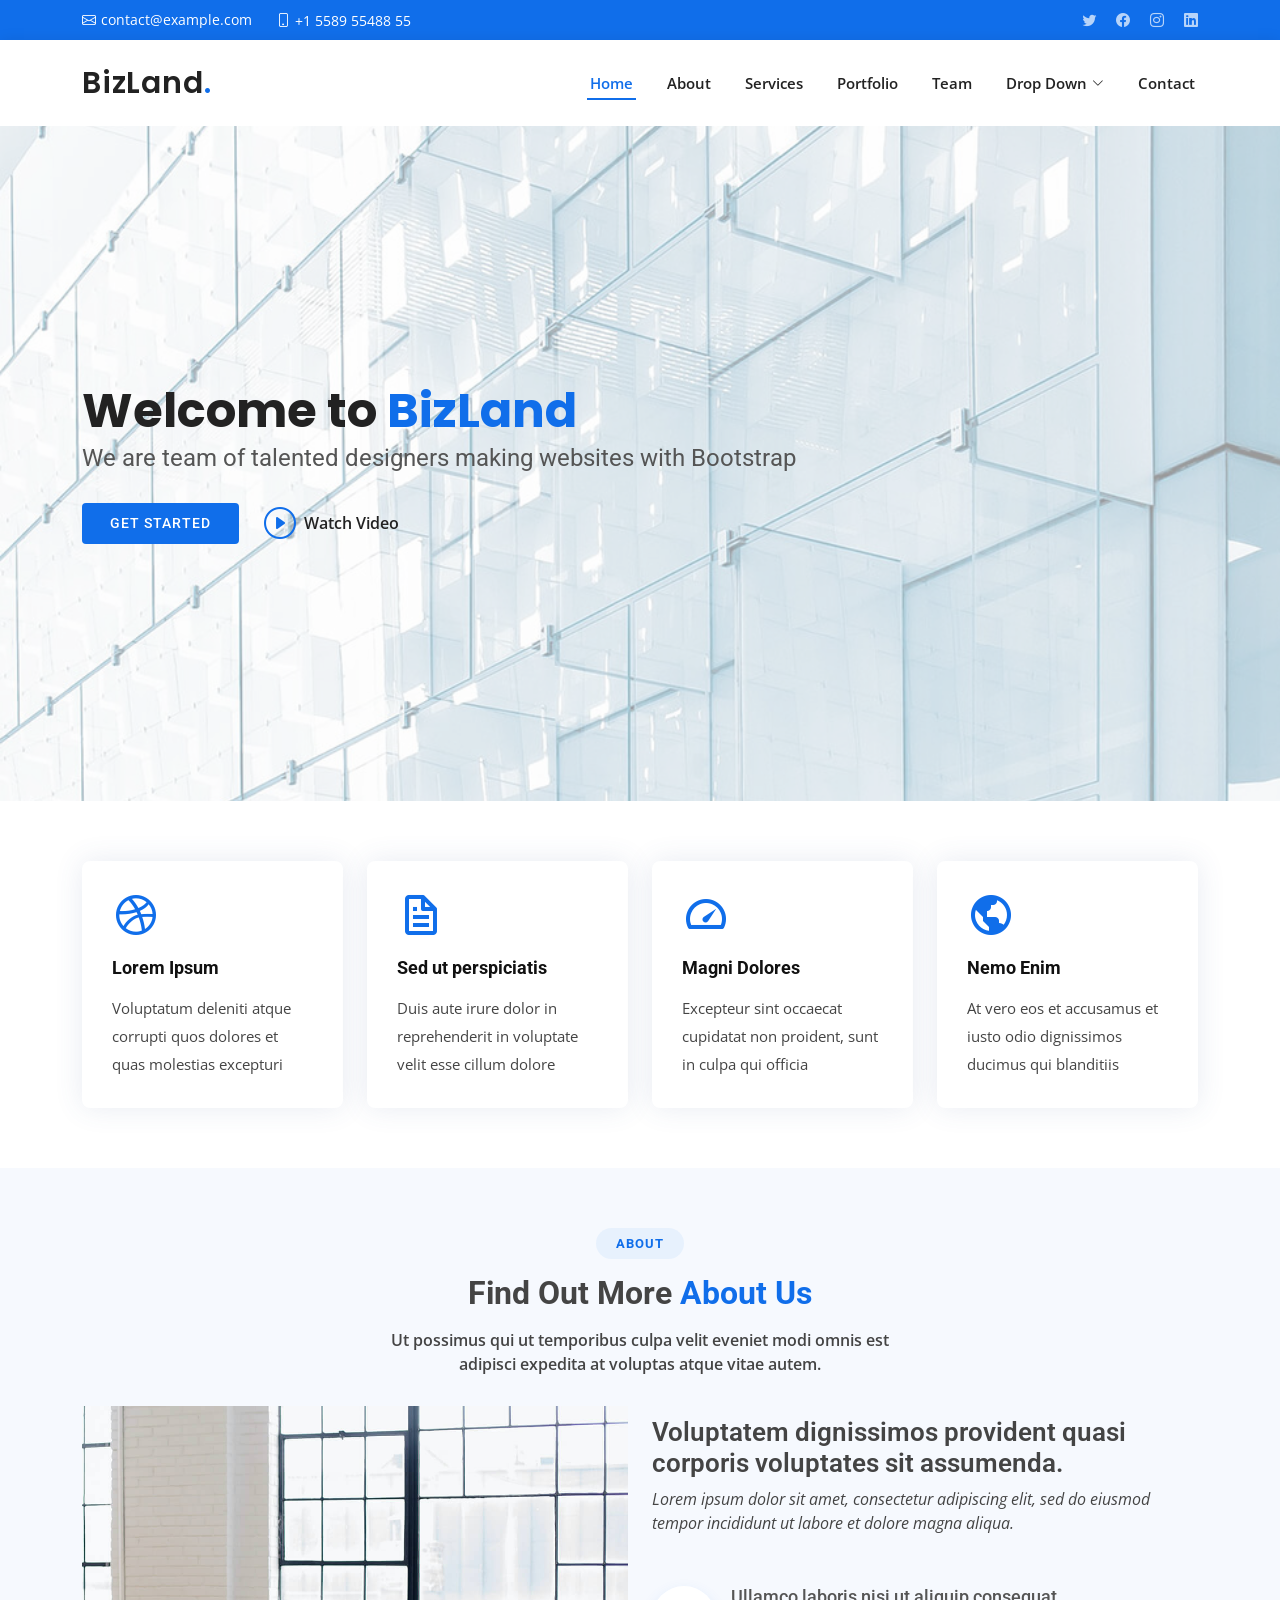
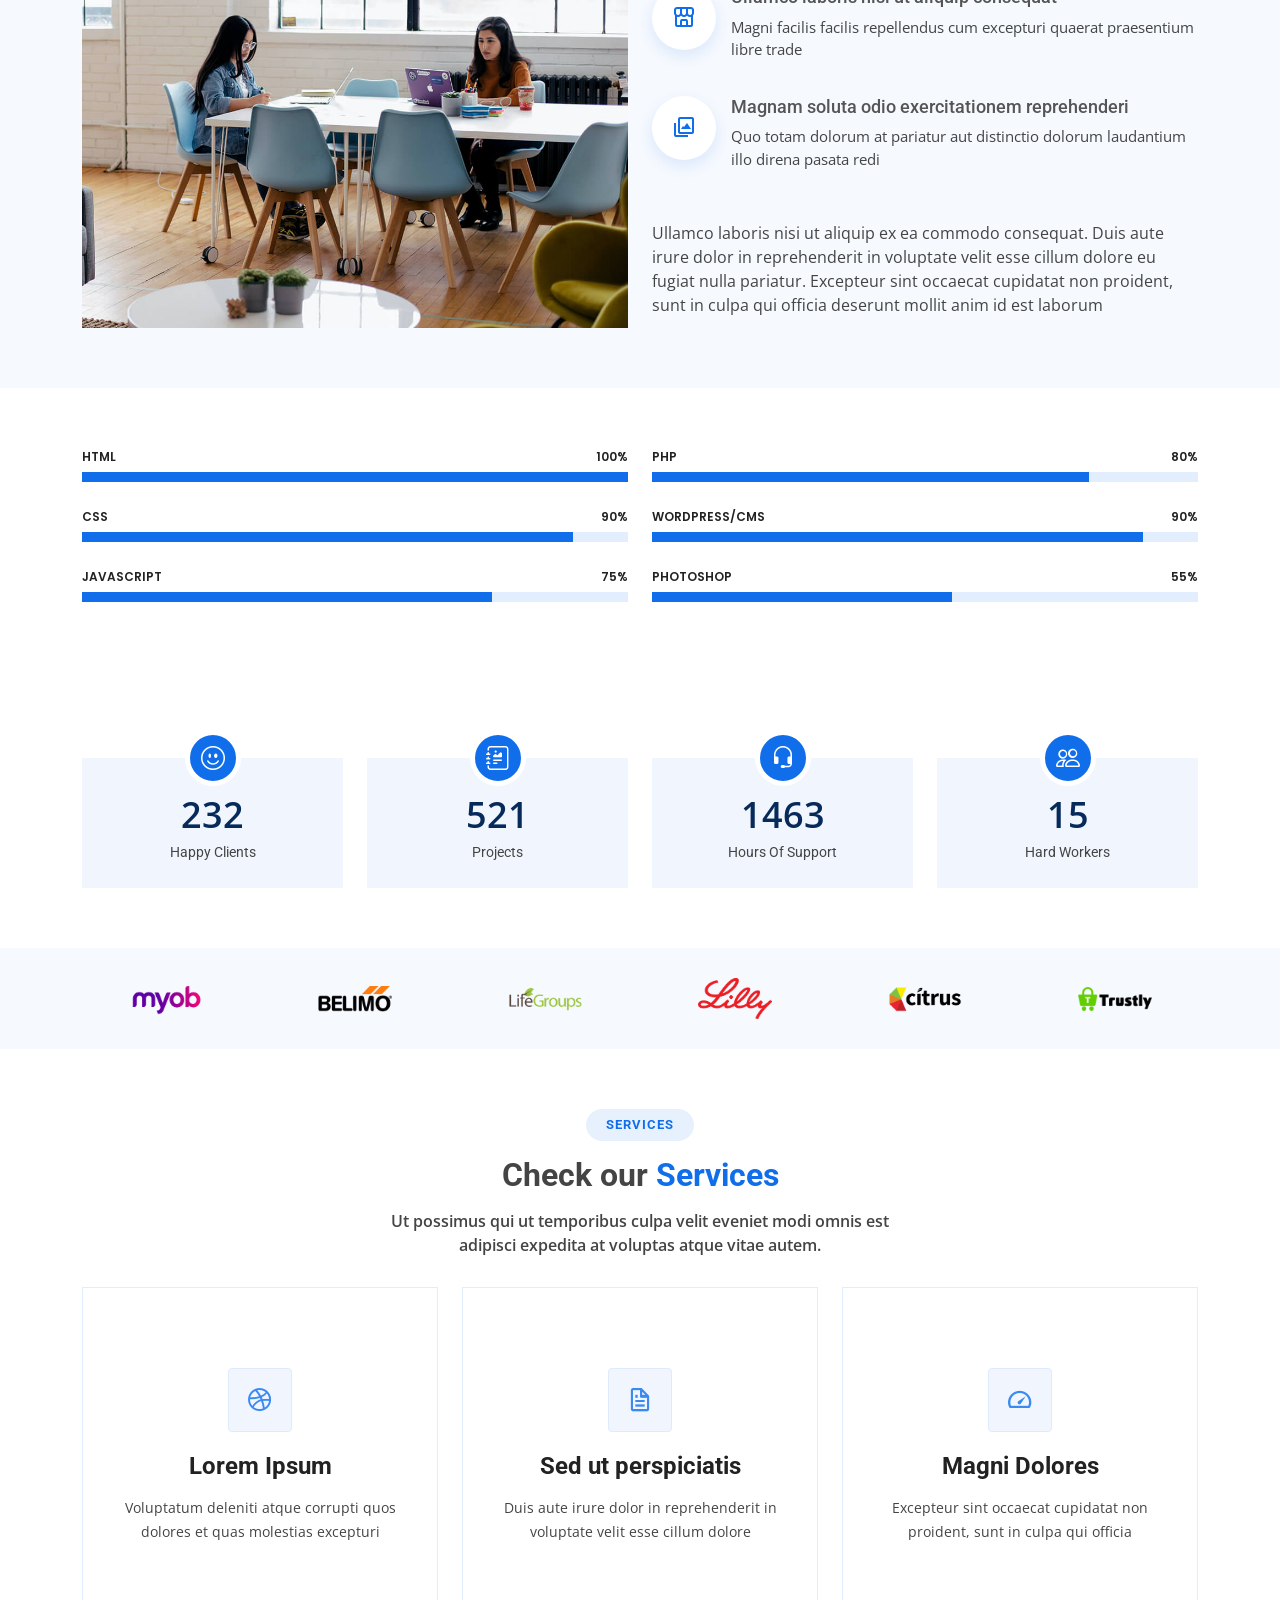
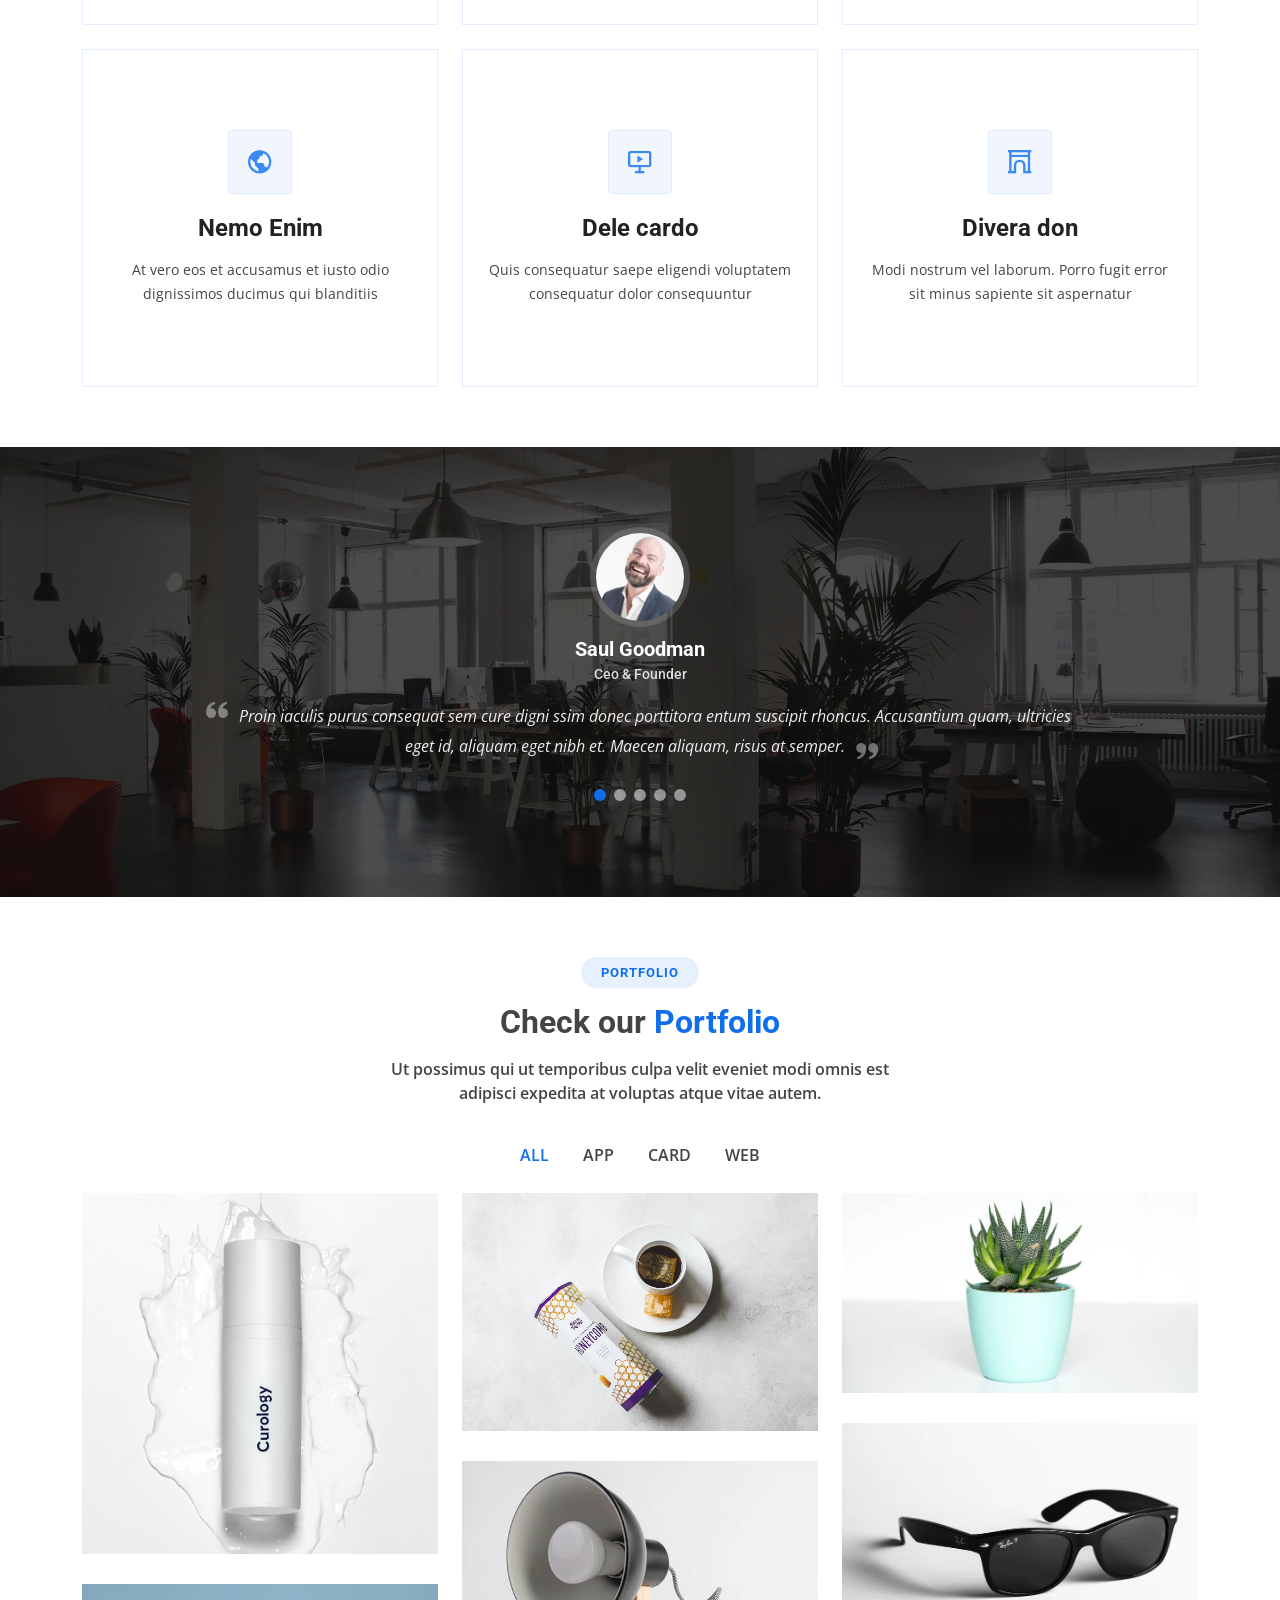
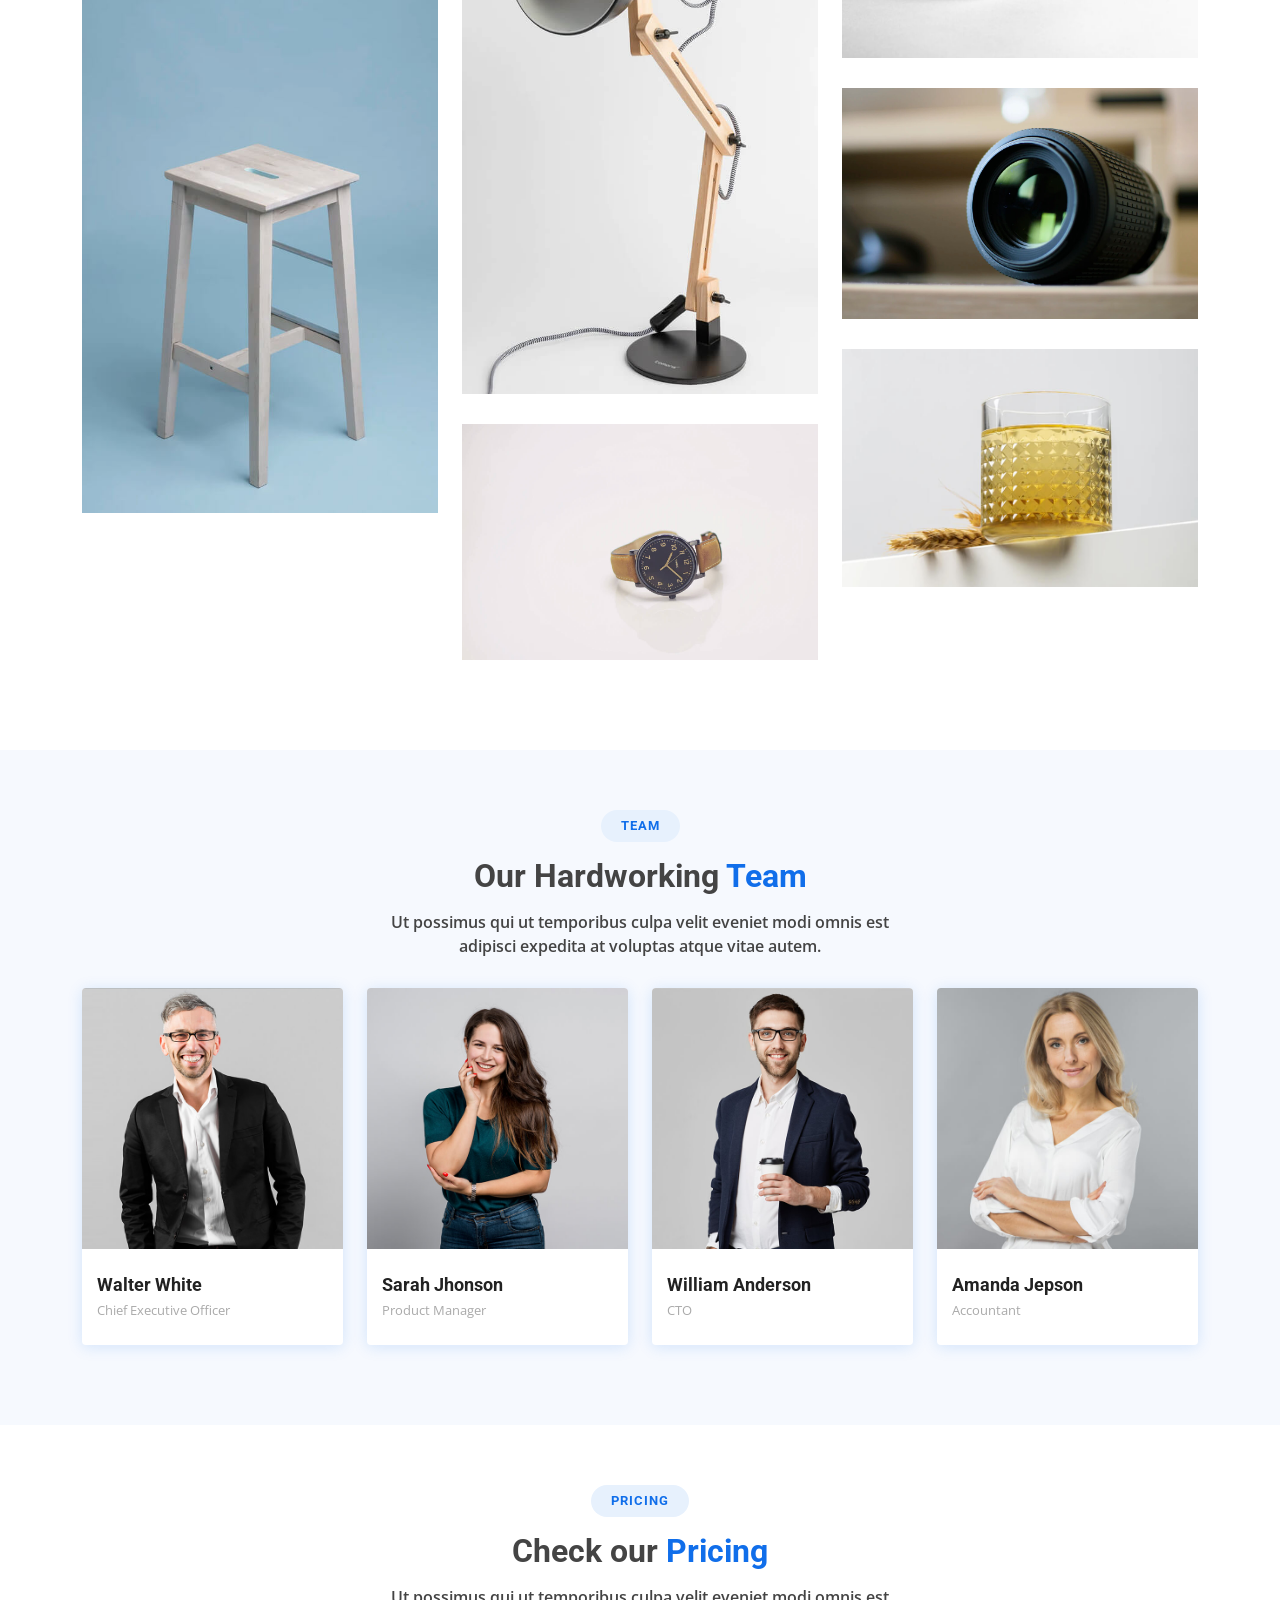
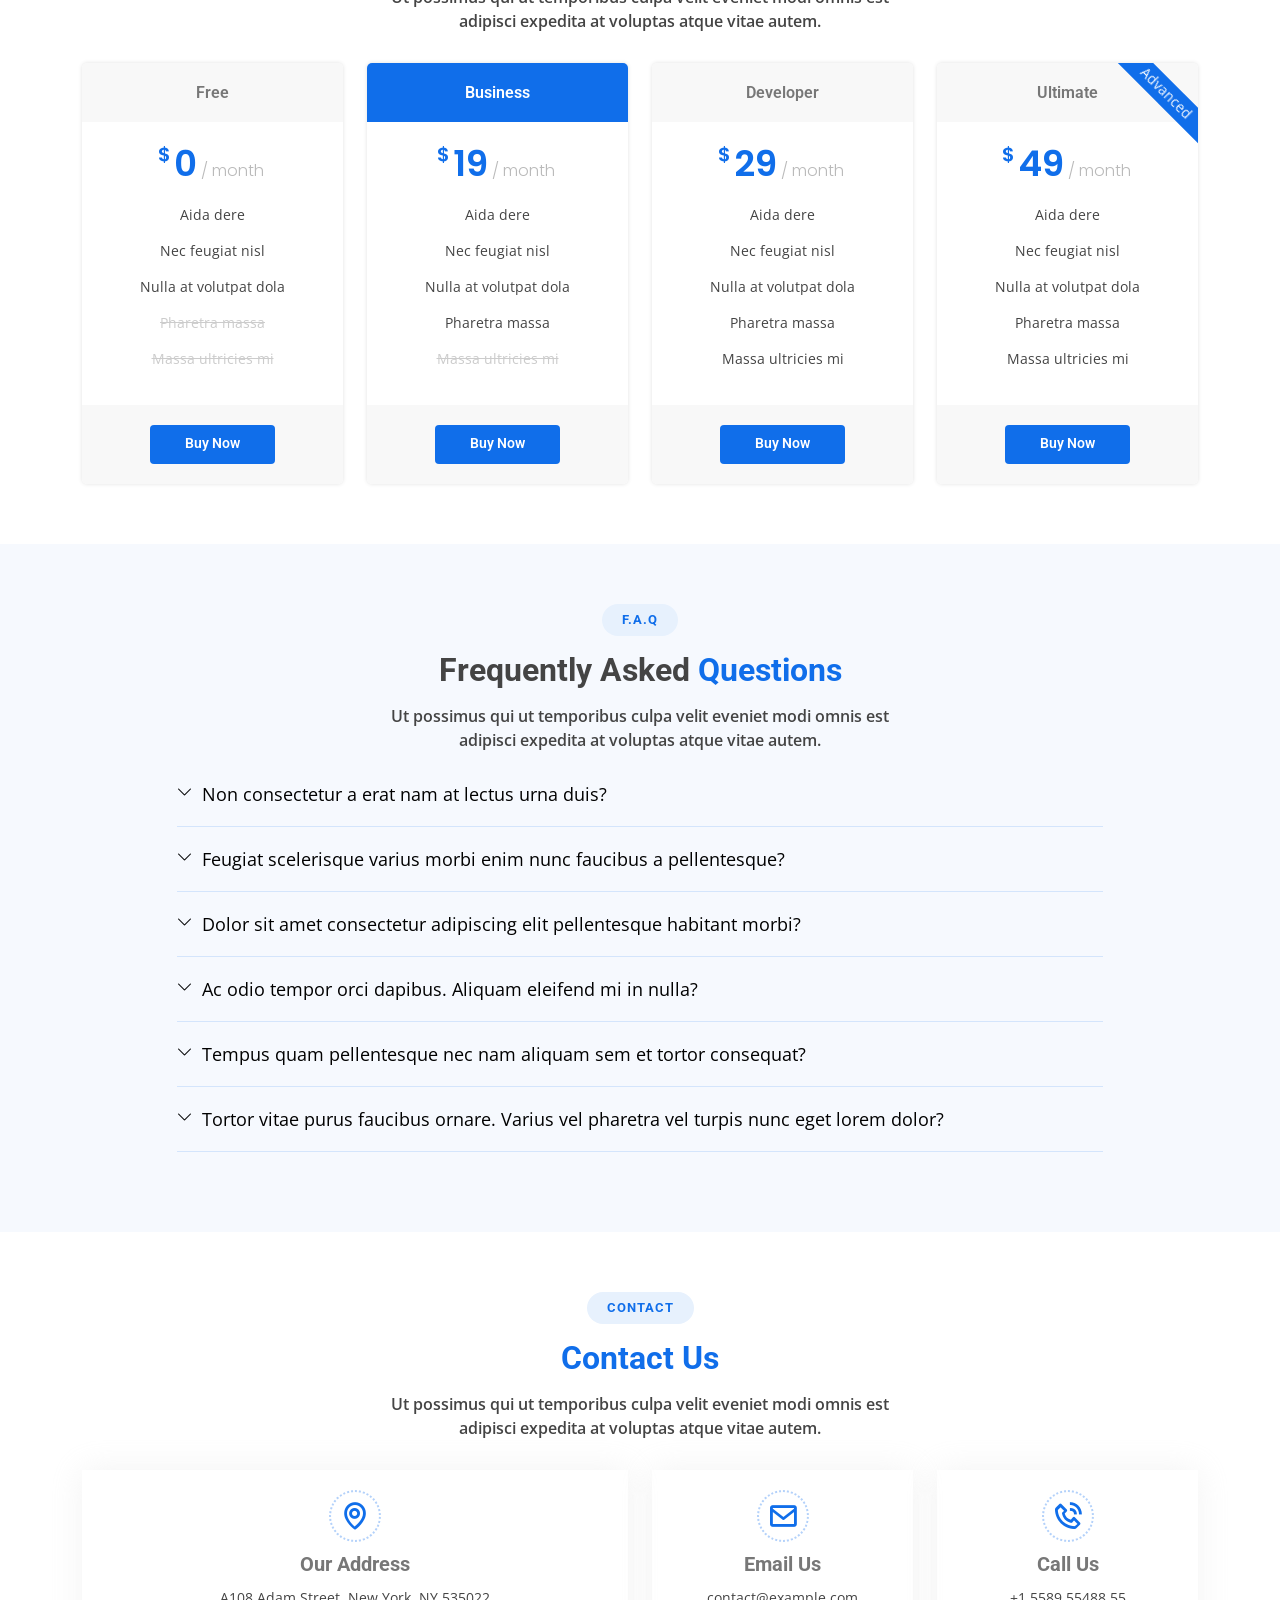
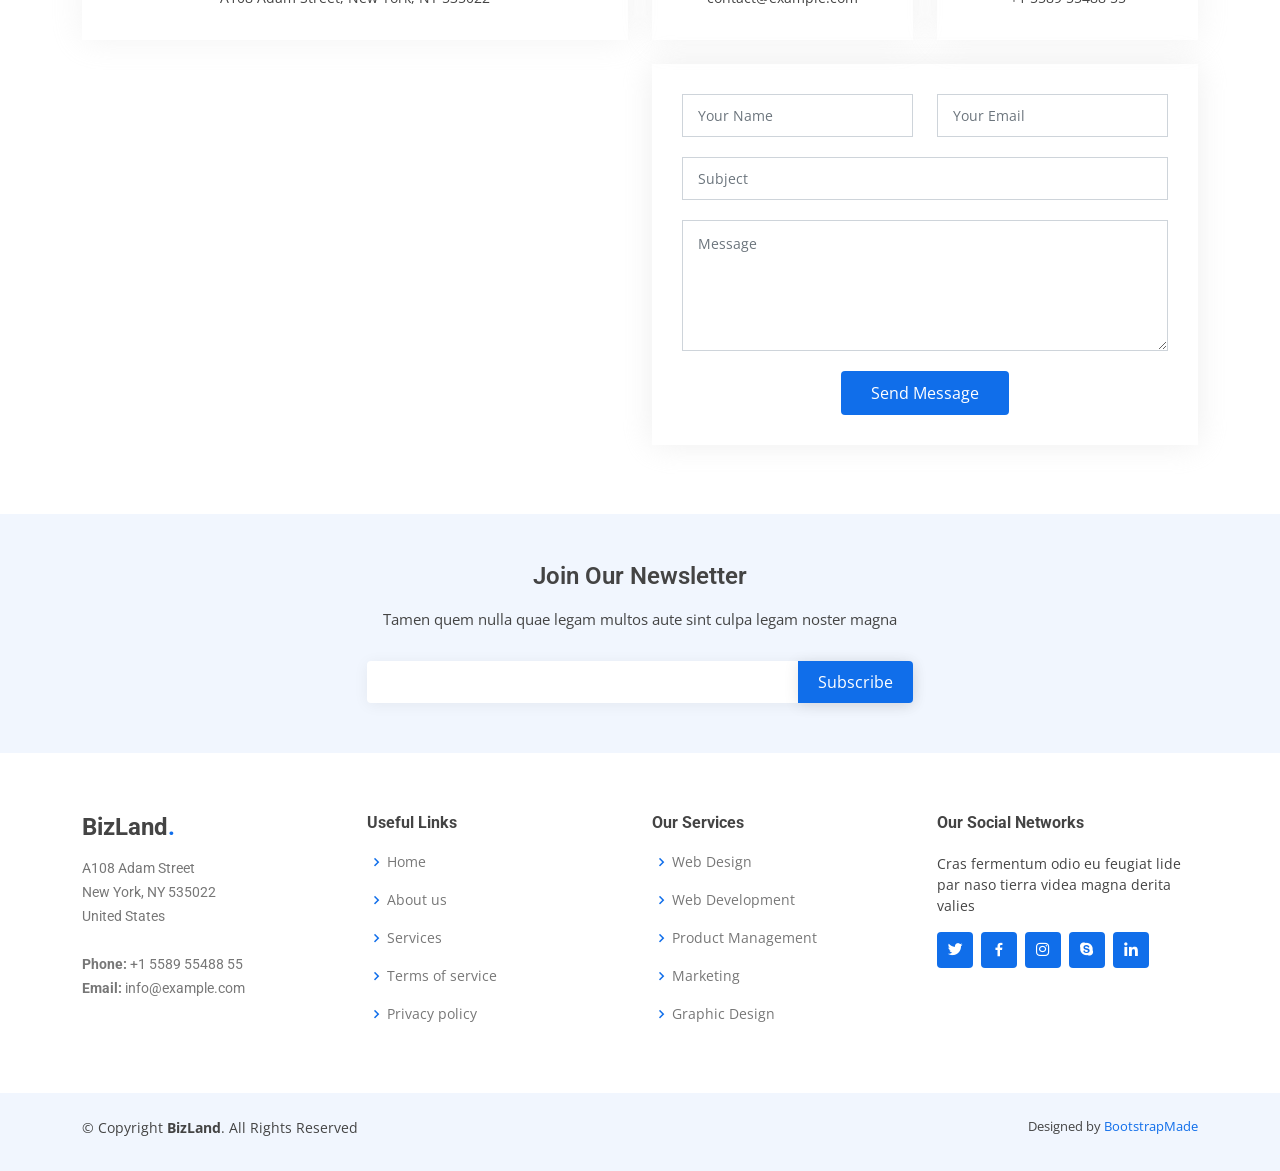
<file: BizLand/index.html>
<!DOCTYPE html>
<html lang="en">

<head>
  <meta charset="utf-8">
  <meta content="width=device-width, initial-scale=1.0" name="viewport">

  <title>BizLand Bootstrap Template - Index</title>
  <meta content="" name="description">
  <meta content="" name="keywords">

  <!-- Favicons -->
  <link href="assets/img/favicon.png" rel="icon">
  <link href="assets/img/apple-touch-icon.png" rel="apple-touch-icon">

  <!-- Google Fonts -->
  <link href="https://fonts.googleapis.com/css?family=Open+Sans:300,300i,400,400i,600,600i,700,700i|Roboto:300,300i,400,400i,500,500i,600,600i,700,700i|Poppins:300,300i,400,400i,500,500i,600,600i,700,700i" rel="stylesheet">

  <!-- Vendor CSS Files -->
  <link href="assets/vendor/aos/aos.css" rel="stylesheet">
  <link href="assets/vendor/bootstrap/css/bootstrap.min.css" rel="stylesheet">
  <link href="assets/vendor/bootstrap-icons/bootstrap-icons.css" rel="stylesheet">
  <link href="assets/vendor/boxicons/css/boxicons.min.css" rel="stylesheet">
  <link href="assets/vendor/glightbox/css/glightbox.min.css" rel="stylesheet">
  <link href="assets/vendor/swiper/swiper-bundle.min.css" rel="stylesheet">

  <!-- Template Main CSS File -->
  <link href="assets/css/style.css" rel="stylesheet">

  <!-- =======================================================
  * Template Name: BizLand - v3.7.0
  * Template URL: https://bootstrapmade.com/bizland-bootstrap-business-template/
  * Author: BootstrapMade.com
  * License: https://bootstrapmade.com/license/
  ======================================================== -->
</head>

<body>

  <!-- ======= Top Bar ======= -->
  <section id="topbar" class="d-flex align-items-center">
    <div class="container d-flex justify-content-center justify-content-md-between">
      <div class="contact-info d-flex align-items-center">
        <i class="bi bi-envelope d-flex align-items-center"><a href="mailto:contact@example.com">contact@example.com</a></i>
        <i class="bi bi-phone d-flex align-items-center ms-4"><span>+1 5589 55488 55</span></i>
      </div>
      <div class="social-links d-none d-md-flex align-items-center">
        <a href="#" class="twitter"><i class="bi bi-twitter"></i></a>
        <a href="#" class="facebook"><i class="bi bi-facebook"></i></a>
        <a href="#" class="instagram"><i class="bi bi-instagram"></i></a>
        <a href="#" class="linkedin"><i class="bi bi-linkedin"></i></i></a>
      </div>
    </div>
  </section>

  <!-- ======= Header ======= -->
  <header id="header" class="d-flex align-items-center">
    <div class="container d-flex align-items-center justify-content-between">

      <h1 class="logo"><a href="index.html">BizLand<span>.</span></a></h1>
      <!-- Uncomment below if you prefer to use an image logo -->
      <!-- <a href="index.html" class="logo"><img src="assets/img/logo.png" alt=""></a>-->

      <nav id="navbar" class="navbar">
        <ul>
          <li><a class="nav-link scrollto active" href="#hero">Home</a></li>
          <li><a class="nav-link scrollto" href="#about">About</a></li>
          <li><a class="nav-link scrollto" href="#services">Services</a></li>
          <li><a class="nav-link scrollto " href="#portfolio">Portfolio</a></li>
          <li><a class="nav-link scrollto" href="#team">Team</a></li>
          <li class="dropdown"><a href="#"><span>Drop Down</span> <i class="bi bi-chevron-down"></i></a>
            <ul>
              <li><a href="#">Drop Down 1</a></li>
              <li class="dropdown"><a href="#"><span>Deep Drop Down</span> <i class="bi bi-chevron-right"></i></a>
                <ul>
                  <li><a href="#">Deep Drop Down 1</a></li>
                  <li><a href="#">Deep Drop Down 2</a></li>
                  <li><a href="#">Deep Drop Down 3</a></li>
                  <li><a href="#">Deep Drop Down 4</a></li>
                  <li><a href="#">Deep Drop Down 5</a></li>
                </ul>
              </li>
              <li><a href="#">Drop Down 2</a></li>
              <li><a href="#">Drop Down 3</a></li>
              <li><a href="#">Drop Down 4</a></li>
            </ul>
          </li>
          <li><a class="nav-link scrollto" href="#contact">Contact</a></li>
        </ul>
        <i class="bi bi-list mobile-nav-toggle"></i>
      </nav><!-- .navbar -->

    </div>
  </header><!-- End Header -->

  <!-- ======= Hero Section ======= -->
  <section id="hero" class="d-flex align-items-center">
    <div class="container" data-aos="zoom-out" data-aos-delay="100">
      <h1>Welcome to <span>BizLand</span></h1>
      <h2>We are team of talented designers making websites with Bootstrap</h2>
      <div class="d-flex">
        <a href="#about" class="btn-get-started scrollto">Get Started</a>
        <a href="https://www.youtube.com/watch?v=jDDaplaOz7Q" class="glightbox btn-watch-video"><i class="bi bi-play-circle"></i><span>Watch Video</span></a>
      </div>
    </div>
  </section><!-- End Hero -->

  <main id="main">

    <!-- ======= Featured Services Section ======= -->
    <section id="featured-services" class="featured-services">
      <div class="container" data-aos="fade-up">

        <div class="row">
          <div class="col-md-6 col-lg-3 d-flex align-items-stretch mb-5 mb-lg-0">
            <div class="icon-box" data-aos="fade-up" data-aos-delay="100">
              <div class="icon"><i class="bx bxl-dribbble"></i></div>
              <h4 class="title"><a href="">Lorem Ipsum</a></h4>
              <p class="description">Voluptatum deleniti atque corrupti quos dolores et quas molestias excepturi</p>
            </div>
          </div>

          <div class="col-md-6 col-lg-3 d-flex align-items-stretch mb-5 mb-lg-0">
            <div class="icon-box" data-aos="fade-up" data-aos-delay="200">
              <div class="icon"><i class="bx bx-file"></i></div>
              <h4 class="title"><a href="">Sed ut perspiciatis</a></h4>
              <p class="description">Duis aute irure dolor in reprehenderit in voluptate velit esse cillum dolore</p>
            </div>
          </div>

          <div class="col-md-6 col-lg-3 d-flex align-items-stretch mb-5 mb-lg-0">
            <div class="icon-box" data-aos="fade-up" data-aos-delay="300">
              <div class="icon"><i class="bx bx-tachometer"></i></div>
              <h4 class="title"><a href="">Magni Dolores</a></h4>
              <p class="description">Excepteur sint occaecat cupidatat non proident, sunt in culpa qui officia</p>
            </div>
          </div>

          <div class="col-md-6 col-lg-3 d-flex align-items-stretch mb-5 mb-lg-0">
            <div class="icon-box" data-aos="fade-up" data-aos-delay="400">
              <div class="icon"><i class="bx bx-world"></i></div>
              <h4 class="title"><a href="">Nemo Enim</a></h4>
              <p class="description">At vero eos et accusamus et iusto odio dignissimos ducimus qui blanditiis</p>
            </div>
          </div>

        </div>

      </div>
    </section><!-- End Featured Services Section -->

    <!-- ======= About Section ======= -->
    <section id="about" class="about section-bg">
      <div class="container" data-aos="fade-up">

        <div class="section-title">
          <h2>About</h2>
          <h3>Find Out More <span>About Us</span></h3>
          <p>Ut possimus qui ut temporibus culpa velit eveniet modi omnis est adipisci expedita at voluptas atque vitae autem.</p>
        </div>

        <div class="row">
          <div class="col-lg-6" data-aos="fade-right" data-aos-delay="100">
            <img src="assets/img/about.jpg" class="img-fluid" alt="">
          </div>
          <div class="col-lg-6 pt-4 pt-lg-0 content d-flex flex-column justify-content-center" data-aos="fade-up" data-aos-delay="100">
            <h3>Voluptatem dignissimos provident quasi corporis voluptates sit assumenda.</h3>
            <p class="fst-italic">
              Lorem ipsum dolor sit amet, consectetur adipiscing elit, sed do eiusmod tempor incididunt ut labore et dolore
              magna aliqua.
            </p>
            <ul>
              <li>
                <i class="bx bx-store-alt"></i>
                <div>
                  <h5>Ullamco laboris nisi ut aliquip consequat</h5>
                  <p>Magni facilis facilis repellendus cum excepturi quaerat praesentium libre trade</p>
                </div>
              </li>
              <li>
                <i class="bx bx-images"></i>
                <div>
                  <h5>Magnam soluta odio exercitationem reprehenderi</h5>
                  <p>Quo totam dolorum at pariatur aut distinctio dolorum laudantium illo direna pasata redi</p>
                </div>
              </li>
            </ul>
            <p>
              Ullamco laboris nisi ut aliquip ex ea commodo consequat. Duis aute irure dolor in reprehenderit in voluptate
              velit esse cillum dolore eu fugiat nulla pariatur. Excepteur sint occaecat cupidatat non proident, sunt in
              culpa qui officia deserunt mollit anim id est laborum
            </p>
          </div>
        </div>

      </div>
    </section><!-- End About Section -->

    <!-- ======= Skills Section ======= -->
    <section id="skills" class="skills">
      <div class="container" data-aos="fade-up">

        <div class="row skills-content">

          <div class="col-lg-6">

            <div class="progress">
              <span class="skill">HTML <i class="val">100%</i></span>
              <div class="progress-bar-wrap">
                <div class="progress-bar" role="progressbar" aria-valuenow="100" aria-valuemin="0" aria-valuemax="100"></div>
              </div>
            </div>

            <div class="progress">
              <span class="skill">CSS <i class="val">90%</i></span>
              <div class="progress-bar-wrap">
                <div class="progress-bar" role="progressbar" aria-valuenow="90" aria-valuemin="0" aria-valuemax="100"></div>
              </div>
            </div>

            <div class="progress">
              <span class="skill">JavaScript <i class="val">75%</i></span>
              <div class="progress-bar-wrap">
                <div class="progress-bar" role="progressbar" aria-valuenow="75" aria-valuemin="0" aria-valuemax="100"></div>
              </div>
            </div>

          </div>

          <div class="col-lg-6">

            <div class="progress">
              <span class="skill">PHP <i class="val">80%</i></span>
              <div class="progress-bar-wrap">
                <div class="progress-bar" role="progressbar" aria-valuenow="80" aria-valuemin="0" aria-valuemax="100"></div>
              </div>
            </div>

            <div class="progress">
              <span class="skill">WordPress/CMS <i class="val">90%</i></span>
              <div class="progress-bar-wrap">
                <div class="progress-bar" role="progressbar" aria-valuenow="90" aria-valuemin="0" aria-valuemax="100"></div>
              </div>
            </div>

            <div class="progress">
              <span class="skill">Photoshop <i class="val">55%</i></span>
              <div class="progress-bar-wrap">
                <div class="progress-bar" role="progressbar" aria-valuenow="55" aria-valuemin="0" aria-valuemax="100"></div>
              </div>
            </div>

          </div>

        </div>

      </div>
    </section><!-- End Skills Section -->

    <!-- ======= Counts Section ======= -->
    <section id="counts" class="counts">
      <div class="container" data-aos="fade-up">

        <div class="row">

          <div class="col-lg-3 col-md-6">
            <div class="count-box">
              <i class="bi bi-emoji-smile"></i>
              <span data-purecounter-start="0" data-purecounter-end="232" data-purecounter-duration="1" class="purecounter"></span>
              <p>Happy Clients</p>
            </div>
          </div>

          <div class="col-lg-3 col-md-6 mt-5 mt-md-0">
            <div class="count-box">
              <i class="bi bi-journal-richtext"></i>
              <span data-purecounter-start="0" data-purecounter-end="521" data-purecounter-duration="1" class="purecounter"></span>
              <p>Projects</p>
            </div>
          </div>

          <div class="col-lg-3 col-md-6 mt-5 mt-lg-0">
            <div class="count-box">
              <i class="bi bi-headset"></i>
              <span data-purecounter-start="0" data-purecounter-end="1463" data-purecounter-duration="1" class="purecounter"></span>
              <p>Hours Of Support</p>
            </div>
          </div>

          <div class="col-lg-3 col-md-6 mt-5 mt-lg-0">
            <div class="count-box">
              <i class="bi bi-people"></i>
              <span data-purecounter-start="0" data-purecounter-end="15" data-purecounter-duration="1" class="purecounter"></span>
              <p>Hard Workers</p>
            </div>
          </div>

        </div>

      </div>
    </section><!-- End Counts Section -->

    <!-- ======= Clients Section ======= -->
    <section id="clients" class="clients section-bg">
      <div class="container" data-aos="zoom-in">

        <div class="row">

          <div class="col-lg-2 col-md-4 col-6 d-flex align-items-center justify-content-center">
            <img src="assets/img/clients/client-1.png" class="img-fluid" alt="">
          </div>

          <div class="col-lg-2 col-md-4 col-6 d-flex align-items-center justify-content-center">
            <img src="assets/img/clients/client-2.png" class="img-fluid" alt="">
          </div>

          <div class="col-lg-2 col-md-4 col-6 d-flex align-items-center justify-content-center">
            <img src="assets/img/clients/client-3.png" class="img-fluid" alt="">
          </div>

          <div class="col-lg-2 col-md-4 col-6 d-flex align-items-center justify-content-center">
            <img src="assets/img/clients/client-4.png" class="img-fluid" alt="">
          </div>

          <div class="col-lg-2 col-md-4 col-6 d-flex align-items-center justify-content-center">
            <img src="assets/img/clients/client-5.png" class="img-fluid" alt="">
          </div>

          <div class="col-lg-2 col-md-4 col-6 d-flex align-items-center justify-content-center">
            <img src="assets/img/clients/client-6.png" class="img-fluid" alt="">
          </div>

        </div>

      </div>
    </section><!-- End Clients Section -->

    <!-- ======= Services Section ======= -->
    <section id="services" class="services">
      <div class="container" data-aos="fade-up">

        <div class="section-title">
          <h2>Services</h2>
          <h3>Check our <span>Services</span></h3>
          <p>Ut possimus qui ut temporibus culpa velit eveniet modi omnis est adipisci expedita at voluptas atque vitae autem.</p>
        </div>

        <div class="row">
          <div class="col-lg-4 col-md-6 d-flex align-items-stretch" data-aos="zoom-in" data-aos-delay="100">
            <div class="icon-box">
              <div class="icon"><i class="bx bxl-dribbble"></i></div>
              <h4><a href="">Lorem Ipsum</a></h4>
              <p>Voluptatum deleniti atque corrupti quos dolores et quas molestias excepturi</p>
            </div>
          </div>

          <div class="col-lg-4 col-md-6 d-flex align-items-stretch mt-4 mt-md-0" data-aos="zoom-in" data-aos-delay="200">
            <div class="icon-box">
              <div class="icon"><i class="bx bx-file"></i></div>
              <h4><a href="">Sed ut perspiciatis</a></h4>
              <p>Duis aute irure dolor in reprehenderit in voluptate velit esse cillum dolore</p>
            </div>
          </div>

          <div class="col-lg-4 col-md-6 d-flex align-items-stretch mt-4 mt-lg-0" data-aos="zoom-in" data-aos-delay="300">
            <div class="icon-box">
              <div class="icon"><i class="bx bx-tachometer"></i></div>
              <h4><a href="">Magni Dolores</a></h4>
              <p>Excepteur sint occaecat cupidatat non proident, sunt in culpa qui officia</p>
            </div>
          </div>

          <div class="col-lg-4 col-md-6 d-flex align-items-stretch mt-4" data-aos="zoom-in" data-aos-delay="100">
            <div class="icon-box">
              <div class="icon"><i class="bx bx-world"></i></div>
              <h4><a href="">Nemo Enim</a></h4>
              <p>At vero eos et accusamus et iusto odio dignissimos ducimus qui blanditiis</p>
            </div>
          </div>

          <div class="col-lg-4 col-md-6 d-flex align-items-stretch mt-4" data-aos="zoom-in" data-aos-delay="200">
            <div class="icon-box">
              <div class="icon"><i class="bx bx-slideshow"></i></div>
              <h4><a href="">Dele cardo</a></h4>
              <p>Quis consequatur saepe eligendi voluptatem consequatur dolor consequuntur</p>
            </div>
          </div>

          <div class="col-lg-4 col-md-6 d-flex align-items-stretch mt-4" data-aos="zoom-in" data-aos-delay="300">
            <div class="icon-box">
              <div class="icon"><i class="bx bx-arch"></i></div>
              <h4><a href="">Divera don</a></h4>
              <p>Modi nostrum vel laborum. Porro fugit error sit minus sapiente sit aspernatur</p>
            </div>
          </div>

        </div>

      </div>
    </section><!-- End Services Section -->

    <!-- ======= Testimonials Section ======= -->
    <section id="testimonials" class="testimonials">
      <div class="container" data-aos="zoom-in">

        <div class="testimonials-slider swiper" data-aos="fade-up" data-aos-delay="100">
          <div class="swiper-wrapper">

            <div class="swiper-slide">
              <div class="testimonial-item">
                <img src="assets/img/testimonials/testimonials-1.jpg" class="testimonial-img" alt="">
                <h3>Saul Goodman</h3>
                <h4>Ceo &amp; Founder</h4>
                <p>
                  <i class="bx bxs-quote-alt-left quote-icon-left"></i>
                  Proin iaculis purus consequat sem cure digni ssim donec porttitora entum suscipit rhoncus. Accusantium quam, ultricies eget id, aliquam eget nibh et. Maecen aliquam, risus at semper.
                  <i class="bx bxs-quote-alt-right quote-icon-right"></i>
                </p>
              </div>
            </div><!-- End testimonial item -->

            <div class="swiper-slide">
              <div class="testimonial-item">
                <img src="assets/img/testimonials/testimonials-2.jpg" class="testimonial-img" alt="">
                <h3>Sara Wilsson</h3>
                <h4>Designer</h4>
                <p>
                  <i class="bx bxs-quote-alt-left quote-icon-left"></i>
                  Export tempor illum tamen malis malis eram quae irure esse labore quem cillum quid cillum eram malis quorum velit fore eram velit sunt aliqua noster fugiat irure amet legam anim culpa.
                  <i class="bx bxs-quote-alt-right quote-icon-right"></i>
                </p>
              </div>
            </div><!-- End testimonial item -->

            <div class="swiper-slide">
              <div class="testimonial-item">
                <img src="assets/img/testimonials/testimonials-3.jpg" class="testimonial-img" alt="">
                <h3>Jena Karlis</h3>
                <h4>Store Owner</h4>
                <p>
                  <i class="bx bxs-quote-alt-left quote-icon-left"></i>
                  Enim nisi quem export duis labore cillum quae magna enim sint quorum nulla quem veniam duis minim tempor labore quem eram duis noster aute amet eram fore quis sint minim.
                  <i class="bx bxs-quote-alt-right quote-icon-right"></i>
                </p>
              </div>
            </div><!-- End testimonial item -->

            <div class="swiper-slide">
              <div class="testimonial-item">
                <img src="assets/img/testimonials/testimonials-4.jpg" class="testimonial-img" alt="">
                <h3>Matt Brandon</h3>
                <h4>Freelancer</h4>
                <p>
                  <i class="bx bxs-quote-alt-left quote-icon-left"></i>
                  Fugiat enim eram quae cillum dolore dolor amet nulla culpa multos export minim fugiat minim velit minim dolor enim duis veniam ipsum anim magna sunt elit fore quem dolore labore illum veniam.
                  <i class="bx bxs-quote-alt-right quote-icon-right"></i>
                </p>
              </div>
            </div><!-- End testimonial item -->

            <div class="swiper-slide">
              <div class="testimonial-item">
                <img src="assets/img/testimonials/testimonials-5.jpg" class="testimonial-img" alt="">
                <h3>John Larson</h3>
                <h4>Entrepreneur</h4>
                <p>
                  <i class="bx bxs-quote-alt-left quote-icon-left"></i>
                  Quis quorum aliqua sint quem legam fore sunt eram irure aliqua veniam tempor noster veniam enim culpa labore duis sunt culpa nulla illum cillum fugiat legam esse veniam culpa fore nisi cillum quid.
                  <i class="bx bxs-quote-alt-right quote-icon-right"></i>
                </p>
              </div>
            </div><!-- End testimonial item -->

          </div>
          <div class="swiper-pagination"></div>
        </div>

      </div>
    </section><!-- End Testimonials Section -->

    <!-- ======= Portfolio Section ======= -->
    <section id="portfolio" class="portfolio">
      <div class="container" data-aos="fade-up">

        <div class="section-title">
          <h2>Portfolio</h2>
          <h3>Check our <span>Portfolio</span></h3>
          <p>Ut possimus qui ut temporibus culpa velit eveniet modi omnis est adipisci expedita at voluptas atque vitae autem.</p>
        </div>

        <div class="row" data-aos="fade-up" data-aos-delay="100">
          <div class="col-lg-12 d-flex justify-content-center">
            <ul id="portfolio-flters">
              <li data-filter="*" class="filter-active">All</li>
              <li data-filter=".filter-app">App</li>
              <li data-filter=".filter-card">Card</li>
              <li data-filter=".filter-web">Web</li>
            </ul>
          </div>
        </div>

        <div class="row portfolio-container" data-aos="fade-up" data-aos-delay="200">

          <div class="col-lg-4 col-md-6 portfolio-item filter-app">
            <img src="assets/img/portfolio/portfolio-1.jpg" class="img-fluid" alt="">
            <div class="portfolio-info">
              <h4>App 1</h4>
              <p>App</p>
              <a href="assets/img/portfolio/portfolio-1.jpg" data-gallery="portfolioGallery" class="portfolio-lightbox preview-link" title="App 1"><i class="bx bx-plus"></i></a>
              <a href="portfolio-details.html" class="details-link" title="More Details"><i class="bx bx-link"></i></a>
            </div>
          </div>

          <div class="col-lg-4 col-md-6 portfolio-item filter-web">
            <img src="assets/img/portfolio/portfolio-2.jpg" class="img-fluid" alt="">
            <div class="portfolio-info">
              <h4>Web 3</h4>
              <p>Web</p>
              <a href="assets/img/portfolio/portfolio-2.jpg" data-gallery="portfolioGallery" class="portfolio-lightbox preview-link" title="Web 3"><i class="bx bx-plus"></i></a>
              <a href="portfolio-details.html" class="details-link" title="More Details"><i class="bx bx-link"></i></a>
            </div>
          </div>

          <div class="col-lg-4 col-md-6 portfolio-item filter-app">
            <img src="assets/img/portfolio/portfolio-3.jpg" class="img-fluid" alt="">
            <div class="portfolio-info">
              <h4>App 2</h4>
              <p>App</p>
              <a href="assets/img/portfolio/portfolio-3.jpg" data-gallery="portfolioGallery" class="portfolio-lightbox preview-link" title="App 2"><i class="bx bx-plus"></i></a>
              <a href="portfolio-details.html" class="details-link" title="More Details"><i class="bx bx-link"></i></a>
            </div>
          </div>

          <div class="col-lg-4 col-md-6 portfolio-item filter-card">
            <img src="assets/img/portfolio/portfolio-4.jpg" class="img-fluid" alt="">
            <div class="portfolio-info">
              <h4>Card 2</h4>
              <p>Card</p>
              <a href="assets/img/portfolio/portfolio-4.jpg" data-gallery="portfolioGallery" class="portfolio-lightbox preview-link" title="Card 2"><i class="bx bx-plus"></i></a>
              <a href="portfolio-details.html" class="details-link" title="More Details"><i class="bx bx-link"></i></a>
            </div>
          </div>

          <div class="col-lg-4 col-md-6 portfolio-item filter-web">
            <img src="assets/img/portfolio/portfolio-5.jpg" class="img-fluid" alt="">
            <div class="portfolio-info">
              <h4>Web 2</h4>
              <p>Web</p>
              <a href="assets/img/portfolio/portfolio-5.jpg" data-gallery="portfolioGallery" class="portfolio-lightbox preview-link" title="Web 2"><i class="bx bx-plus"></i></a>
              <a href="portfolio-details.html" class="details-link" title="More Details"><i class="bx bx-link"></i></a>
            </div>
          </div>

          <div class="col-lg-4 col-md-6 portfolio-item filter-app">
            <img src="assets/img/portfolio/portfolio-6.jpg" class="img-fluid" alt="">
            <div class="portfolio-info">
              <h4>App 3</h4>
              <p>App</p>
              <a href="assets/img/portfolio/portfolio-6.jpg" data-gallery="portfolioGallery" class="portfolio-lightbox preview-link" title="App 3"><i class="bx bx-plus"></i></a>
              <a href="portfolio-details.html" class="details-link" title="More Details"><i class="bx bx-link"></i></a>
            </div>
          </div>

          <div class="col-lg-4 col-md-6 portfolio-item filter-card">
            <img src="assets/img/portfolio/portfolio-7.jpg" class="img-fluid" alt="">
            <div class="portfolio-info">
              <h4>Card 1</h4>
              <p>Card</p>
              <a href="assets/img/portfolio/portfolio-7.jpg" data-gallery="portfolioGallery" class="portfolio-lightbox preview-link" title="Card 1"><i class="bx bx-plus"></i></a>
              <a href="portfolio-details.html" class="details-link" title="More Details"><i class="bx bx-link"></i></a>
            </div>
          </div>

          <div class="col-lg-4 col-md-6 portfolio-item filter-card">
            <img src="assets/img/portfolio/portfolio-8.jpg" class="img-fluid" alt="">
            <div class="portfolio-info">
              <h4>Card 3</h4>
              <p>Card</p>
              <a href="assets/img/portfolio/portfolio-8.jpg" data-gallery="portfolioGallery" class="portfolio-lightbox preview-link" title="Card 3"><i class="bx bx-plus"></i></a>
              <a href="portfolio-details.html" class="details-link" title="More Details"><i class="bx bx-link"></i></a>
            </div>
          </div>

          <div class="col-lg-4 col-md-6 portfolio-item filter-web">
            <img src="assets/img/portfolio/portfolio-9.jpg" class="img-fluid" alt="">
            <div class="portfolio-info">
              <h4>Web 3</h4>
              <p>Web</p>
              <a href="assets/img/portfolio/portfolio-9.jpg" data-gallery="portfolioGallery" class="portfolio-lightbox preview-link" title="Web 3"><i class="bx bx-plus"></i></a>
              <a href="portfolio-details.html" class="details-link" title="More Details"><i class="bx bx-link"></i></a>
            </div>
          </div>

        </div>

      </div>
    </section><!-- End Portfolio Section -->

    <!-- ======= Team Section ======= -->
    <section id="team" class="team section-bg">
      <div class="container" data-aos="fade-up">

        <div class="section-title">
          <h2>Team</h2>
          <h3>Our Hardworking <span>Team</span></h3>
          <p>Ut possimus qui ut temporibus culpa velit eveniet modi omnis est adipisci expedita at voluptas atque vitae autem.</p>
        </div>

        <div class="row">

          <div class="col-lg-3 col-md-6 d-flex align-items-stretch" data-aos="fade-up" data-aos-delay="100">
            <div class="member">
              <div class="member-img">
                <img src="assets/img/team/team-1.jpg" class="img-fluid" alt="">
                <div class="social">
                  <a href=""><i class="bi bi-twitter"></i></a>
                  <a href=""><i class="bi bi-facebook"></i></a>
                  <a href=""><i class="bi bi-instagram"></i></a>
                  <a href=""><i class="bi bi-linkedin"></i></a>
                </div>
              </div>
              <div class="member-info">
                <h4>Walter White</h4>
                <span>Chief Executive Officer</span>
              </div>
            </div>
          </div>

          <div class="col-lg-3 col-md-6 d-flex align-items-stretch" data-aos="fade-up" data-aos-delay="200">
            <div class="member">
              <div class="member-img">
                <img src="assets/img/team/team-2.jpg" class="img-fluid" alt="">
                <div class="social">
                  <a href=""><i class="bi bi-twitter"></i></a>
                  <a href=""><i class="bi bi-facebook"></i></a>
                  <a href=""><i class="bi bi-instagram"></i></a>
                  <a href=""><i class="bi bi-linkedin"></i></a>
                </div>
              </div>
              <div class="member-info">
                <h4>Sarah Jhonson</h4>
                <span>Product Manager</span>
              </div>
            </div>
          </div>

          <div class="col-lg-3 col-md-6 d-flex align-items-stretch" data-aos="fade-up" data-aos-delay="300">
            <div class="member">
              <div class="member-img">
                <img src="assets/img/team/team-3.jpg" class="img-fluid" alt="">
                <div class="social">
                  <a href=""><i class="bi bi-twitter"></i></a>
                  <a href=""><i class="bi bi-facebook"></i></a>
                  <a href=""><i class="bi bi-instagram"></i></a>
                  <a href=""><i class="bi bi-linkedin"></i></a>
                </div>
              </div>
              <div class="member-info">
                <h4>William Anderson</h4>
                <span>CTO</span>
              </div>
            </div>
          </div>

          <div class="col-lg-3 col-md-6 d-flex align-items-stretch" data-aos="fade-up" data-aos-delay="400">
            <div class="member">
              <div class="member-img">
                <img src="assets/img/team/team-4.jpg" class="img-fluid" alt="">
                <div class="social">
                  <a href=""><i class="bi bi-twitter"></i></a>
                  <a href=""><i class="bi bi-facebook"></i></a>
                  <a href=""><i class="bi bi-instagram"></i></a>
                  <a href=""><i class="bi bi-linkedin"></i></a>
                </div>
              </div>
              <div class="member-info">
                <h4>Amanda Jepson</h4>
                <span>Accountant</span>
              </div>
            </div>
          </div>

        </div>

      </div>
    </section><!-- End Team Section -->

    <!-- ======= Pricing Section ======= -->
    <section id="pricing" class="pricing">
      <div class="container" data-aos="fade-up">

        <div class="section-title">
          <h2>Pricing</h2>
          <h3>Check our <span>Pricing</span></h3>
          <p>Ut possimus qui ut temporibus culpa velit eveniet modi omnis est adipisci expedita at voluptas atque vitae autem.</p>
        </div>

        <div class="row">

          <div class="col-lg-3 col-md-6" data-aos="fade-up" data-aos-delay="100">
            <div class="box">
              <h3>Free</h3>
              <h4><sup>$</sup>0<span> / month</span></h4>
              <ul>
                <li>Aida dere</li>
                <li>Nec feugiat nisl</li>
                <li>Nulla at volutpat dola</li>
                <li class="na">Pharetra massa</li>
                <li class="na">Massa ultricies mi</li>
              </ul>
              <div class="btn-wrap">
                <a href="#" class="btn-buy">Buy Now</a>
              </div>
            </div>
          </div>

          <div class="col-lg-3 col-md-6 mt-4 mt-md-0" data-aos="fade-up" data-aos-delay="200">
            <div class="box featured">
              <h3>Business</h3>
              <h4><sup>$</sup>19<span> / month</span></h4>
              <ul>
                <li>Aida dere</li>
                <li>Nec feugiat nisl</li>
                <li>Nulla at volutpat dola</li>
                <li>Pharetra massa</li>
                <li class="na">Massa ultricies mi</li>
              </ul>
              <div class="btn-wrap">
                <a href="#" class="btn-buy">Buy Now</a>
              </div>
            </div>
          </div>

          <div class="col-lg-3 col-md-6 mt-4 mt-lg-0" data-aos="fade-up" data-aos-delay="300">
            <div class="box">
              <h3>Developer</h3>
              <h4><sup>$</sup>29<span> / month</span></h4>
              <ul>
                <li>Aida dere</li>
                <li>Nec feugiat nisl</li>
                <li>Nulla at volutpat dola</li>
                <li>Pharetra massa</li>
                <li>Massa ultricies mi</li>
              </ul>
              <div class="btn-wrap">
                <a href="#" class="btn-buy">Buy Now</a>
              </div>
            </div>
          </div>

          <div class="col-lg-3 col-md-6 mt-4 mt-lg-0" data-aos="fade-up" data-aos-delay="400">
            <div class="box">
              <span class="advanced">Advanced</span>
              <h3>Ultimate</h3>
              <h4><sup>$</sup>49<span> / month</span></h4>
              <ul>
                <li>Aida dere</li>
                <li>Nec feugiat nisl</li>
                <li>Nulla at volutpat dola</li>
                <li>Pharetra massa</li>
                <li>Massa ultricies mi</li>
              </ul>
              <div class="btn-wrap">
                <a href="#" class="btn-buy">Buy Now</a>
              </div>
            </div>
          </div>

        </div>

      </div>
    </section><!-- End Pricing Section -->

    <!-- ======= Frequently Asked Questions Section ======= -->
    <section id="faq" class="faq section-bg">
      <div class="container" data-aos="fade-up">

        <div class="section-title">
          <h2>F.A.Q</h2>
          <h3>Frequently Asked <span>Questions</span></h3>
          <p>Ut possimus qui ut temporibus culpa velit eveniet modi omnis est adipisci expedita at voluptas atque vitae autem.</p>
        </div>

        <div class="row justify-content-center">
          <div class="col-xl-10">
            <ul class="faq-list">

              <li>
                <div data-bs-toggle="collapse" class="collapsed question" href="#faq1">Non consectetur a erat nam at lectus urna duis? <i class="bi bi-chevron-down icon-show"></i><i class="bi bi-chevron-up icon-close"></i></div>
                <div id="faq1" class="collapse" data-bs-parent=".faq-list">
                  <p>
                    Feugiat pretium nibh ipsum consequat. Tempus iaculis urna id volutpat lacus laoreet non curabitur gravida. Venenatis lectus magna fringilla urna porttitor rhoncus dolor purus non.
                  </p>
                </div>
              </li>

              <li>
                <div data-bs-toggle="collapse" href="#faq2" class="collapsed question">Feugiat scelerisque varius morbi enim nunc faucibus a pellentesque? <i class="bi bi-chevron-down icon-show"></i><i class="bi bi-chevron-up icon-close"></i></div>
                <div id="faq2" class="collapse" data-bs-parent=".faq-list">
                  <p>
                    Dolor sit amet consectetur adipiscing elit pellentesque habitant morbi. Id interdum velit laoreet id donec ultrices. Fringilla phasellus faucibus scelerisque eleifend donec pretium. Est pellentesque elit ullamcorper dignissim. Mauris ultrices eros in cursus turpis massa tincidunt dui.
                  </p>
                </div>
              </li>

              <li>
                <div data-bs-toggle="collapse" href="#faq3" class="collapsed question">Dolor sit amet consectetur adipiscing elit pellentesque habitant morbi? <i class="bi bi-chevron-down icon-show"></i><i class="bi bi-chevron-up icon-close"></i></div>
                <div id="faq3" class="collapse" data-bs-parent=".faq-list">
                  <p>
                    Eleifend mi in nulla posuere sollicitudin aliquam ultrices sagittis orci. Faucibus pulvinar elementum integer enim. Sem nulla pharetra diam sit amet nisl suscipit. Rutrum tellus pellentesque eu tincidunt. Lectus urna duis convallis convallis tellus. Urna molestie at elementum eu facilisis sed odio morbi quis
                  </p>
                </div>
              </li>

              <li>
                <div data-bs-toggle="collapse" href="#faq4" class="collapsed question">Ac odio tempor orci dapibus. Aliquam eleifend mi in nulla? <i class="bi bi-chevron-down icon-show"></i><i class="bi bi-chevron-up icon-close"></i></div>
                <div id="faq4" class="collapse" data-bs-parent=".faq-list">
                  <p>
                    Dolor sit amet consectetur adipiscing elit pellentesque habitant morbi. Id interdum velit laoreet id donec ultrices. Fringilla phasellus faucibus scelerisque eleifend donec pretium. Est pellentesque elit ullamcorper dignissim. Mauris ultrices eros in cursus turpis massa tincidunt dui.
                  </p>
                </div>
              </li>

              <li>
                <div data-bs-toggle="collapse" href="#faq5" class="collapsed question">Tempus quam pellentesque nec nam aliquam sem et tortor consequat? <i class="bi bi-chevron-down icon-show"></i><i class="bi bi-chevron-up icon-close"></i></div>
                <div id="faq5" class="collapse" data-bs-parent=".faq-list">
                  <p>
                    Molestie a iaculis at erat pellentesque adipiscing commodo. Dignissim suspendisse in est ante in. Nunc vel risus commodo viverra maecenas accumsan. Sit amet nisl suscipit adipiscing bibendum est. Purus gravida quis blandit turpis cursus in
                  </p>
                </div>
              </li>

              <li>
                <div data-bs-toggle="collapse" href="#faq6" class="collapsed question">Tortor vitae purus faucibus ornare. Varius vel pharetra vel turpis nunc eget lorem dolor? <i class="bi bi-chevron-down icon-show"></i><i class="bi bi-chevron-up icon-close"></i></div>
                <div id="faq6" class="collapse" data-bs-parent=".faq-list">
                  <p>
                    Laoreet sit amet cursus sit amet dictum sit amet justo. Mauris vitae ultricies leo integer malesuada nunc vel. Tincidunt eget nullam non nisi est sit amet. Turpis nunc eget lorem dolor sed. Ut venenatis tellus in metus vulputate eu scelerisque. Pellentesque diam volutpat commodo sed egestas egestas fringilla phasellus faucibus. Nibh tellus molestie nunc non blandit massa enim nec.
                  </p>
                </div>
              </li>

            </ul>
          </div>
        </div>

      </div>
    </section><!-- End Frequently Asked Questions Section -->

    <!-- ======= Contact Section ======= -->
    <section id="contact" class="contact">
      <div class="container" data-aos="fade-up">

        <div class="section-title">
          <h2>Contact</h2>
          <h3><span>Contact Us</span></h3>
          <p>Ut possimus qui ut temporibus culpa velit eveniet modi omnis est adipisci expedita at voluptas atque vitae autem.</p>
        </div>

        <div class="row" data-aos="fade-up" data-aos-delay="100">
          <div class="col-lg-6">
            <div class="info-box mb-4">
              <i class="bx bx-map"></i>
              <h3>Our Address</h3>
              <p>A108 Adam Street, New York, NY 535022</p>
            </div>
          </div>

          <div class="col-lg-3 col-md-6">
            <div class="info-box  mb-4">
              <i class="bx bx-envelope"></i>
              <h3>Email Us</h3>
              <p>contact@example.com</p>
            </div>
          </div>

          <div class="col-lg-3 col-md-6">
            <div class="info-box  mb-4">
              <i class="bx bx-phone-call"></i>
              <h3>Call Us</h3>
              <p>+1 5589 55488 55</p>
            </div>
          </div>

        </div>

        <div class="row" data-aos="fade-up" data-aos-delay="100">

          <div class="col-lg-6 ">
            <iframe class="mb-4 mb-lg-0" src="https://www.google.com/maps/embed?pb=!1m14!1m8!1m3!1d12097.433213460943!2d-74.0062269!3d40.7101282!3m2!1i1024!2i768!4f13.1!3m3!1m2!1s0x0%3A0xb89d1fe6bc499443!2sDowntown+Conference+Center!5e0!3m2!1smk!2sbg!4v1539943755621" frameborder="0" style="border:0; width: 100%; height: 384px;" allowfullscreen></iframe>
          </div>

          <div class="col-lg-6">
            <form action="forms/contact.php" method="post" role="form" class="php-email-form">
              <div class="row">
                <div class="col form-group">
                  <input type="text" name="name" class="form-control" id="name" placeholder="Your Name" required>
                </div>
                <div class="col form-group">
                  <input type="email" class="form-control" name="email" id="email" placeholder="Your Email" required>
                </div>
              </div>
              <div class="form-group">
                <input type="text" class="form-control" name="subject" id="subject" placeholder="Subject" required>
              </div>
              <div class="form-group">
                <textarea class="form-control" name="message" rows="5" placeholder="Message" required></textarea>
              </div>
              <div class="my-3">
                <div class="loading">Loading</div>
                <div class="error-message"></div>
                <div class="sent-message">Your message has been sent. Thank you!</div>
              </div>
              <div class="text-center"><button type="submit">Send Message</button></div>
            </form>
          </div>

        </div>

      </div>
    </section><!-- End Contact Section -->

  </main><!-- End #main -->

  <!-- ======= Footer ======= -->
  <footer id="footer">

    <div class="footer-newsletter">
      <div class="container">
        <div class="row justify-content-center">
          <div class="col-lg-6">
            <h4>Join Our Newsletter</h4>
            <p>Tamen quem nulla quae legam multos aute sint culpa legam noster magna</p>
            <form action="" method="post">
              <input type="email" name="email"><input type="submit" value="Subscribe">
            </form>
          </div>
        </div>
      </div>
    </div>

    <div class="footer-top">
      <div class="container">
        <div class="row">

          <div class="col-lg-3 col-md-6 footer-contact">
            <h3>BizLand<span>.</span></h3>
            <p>
              A108 Adam Street <br>
              New York, NY 535022<br>
              United States <br><br>
              <strong>Phone:</strong> +1 5589 55488 55<br>
              <strong>Email:</strong> info@example.com<br>
            </p>
          </div>

          <div class="col-lg-3 col-md-6 footer-links">
            <h4>Useful Links</h4>
            <ul>
              <li><i class="bx bx-chevron-right"></i> <a href="#">Home</a></li>
              <li><i class="bx bx-chevron-right"></i> <a href="#">About us</a></li>
              <li><i class="bx bx-chevron-right"></i> <a href="#">Services</a></li>
              <li><i class="bx bx-chevron-right"></i> <a href="#">Terms of service</a></li>
              <li><i class="bx bx-chevron-right"></i> <a href="#">Privacy policy</a></li>
            </ul>
          </div>

          <div class="col-lg-3 col-md-6 footer-links">
            <h4>Our Services</h4>
            <ul>
              <li><i class="bx bx-chevron-right"></i> <a href="#">Web Design</a></li>
              <li><i class="bx bx-chevron-right"></i> <a href="#">Web Development</a></li>
              <li><i class="bx bx-chevron-right"></i> <a href="#">Product Management</a></li>
              <li><i class="bx bx-chevron-right"></i> <a href="#">Marketing</a></li>
              <li><i class="bx bx-chevron-right"></i> <a href="#">Graphic Design</a></li>
            </ul>
          </div>

          <div class="col-lg-3 col-md-6 footer-links">
            <h4>Our Social Networks</h4>
            <p>Cras fermentum odio eu feugiat lide par naso tierra videa magna derita valies</p>
            <div class="social-links mt-3">
              <a href="#" class="twitter"><i class="bx bxl-twitter"></i></a>
              <a href="#" class="facebook"><i class="bx bxl-facebook"></i></a>
              <a href="#" class="instagram"><i class="bx bxl-instagram"></i></a>
              <a href="#" class="google-plus"><i class="bx bxl-skype"></i></a>
              <a href="#" class="linkedin"><i class="bx bxl-linkedin"></i></a>
            </div>
          </div>

        </div>
      </div>
    </div>

    <div class="container py-4">
      <div class="copyright">
        &copy; Copyright <strong><span>BizLand</span></strong>. All Rights Reserved
      </div>
      <div class="credits">
        <!-- All the links in the footer should remain intact. -->
        <!-- You can delete the links only if you purchased the pro version. -->
        <!-- Licensing information: https://bootstrapmade.com/license/ -->
        <!-- Purchase the pro version with working PHP/AJAX contact form: https://bootstrapmade.com/bizland-bootstrap-business-template/ -->
        Designed by <a href="https://bootstrapmade.com/">BootstrapMade</a>
      </div>
    </div>
  </footer><!-- End Footer -->

  <div id="preloader"></div>
  <a href="#" class="back-to-top d-flex align-items-center justify-content-center"><i class="bi bi-arrow-up-short"></i></a>

  <!-- Vendor JS Files -->
  <script src="assets/vendor/purecounter/purecounter.js"></script>
  <script src="assets/vendor/aos/aos.js"></script>
  <script src="assets/vendor/bootstrap/js/bootstrap.bundle.min.js"></script>
  <script src="assets/vendor/glightbox/js/glightbox.min.js"></script>
  <script src="assets/vendor/isotope-layout/isotope.pkgd.min.js"></script>
  <script src="assets/vendor/swiper/swiper-bundle.min.js"></script>
  <script src="assets/vendor/waypoints/noframework.waypoints.js"></script>
  <script src="assets/vendor/php-email-form/validate.js"></script>

  <!-- Template Main JS File -->
  <script src="assets/js/main.js"></script>

</body>

</html>
</file>
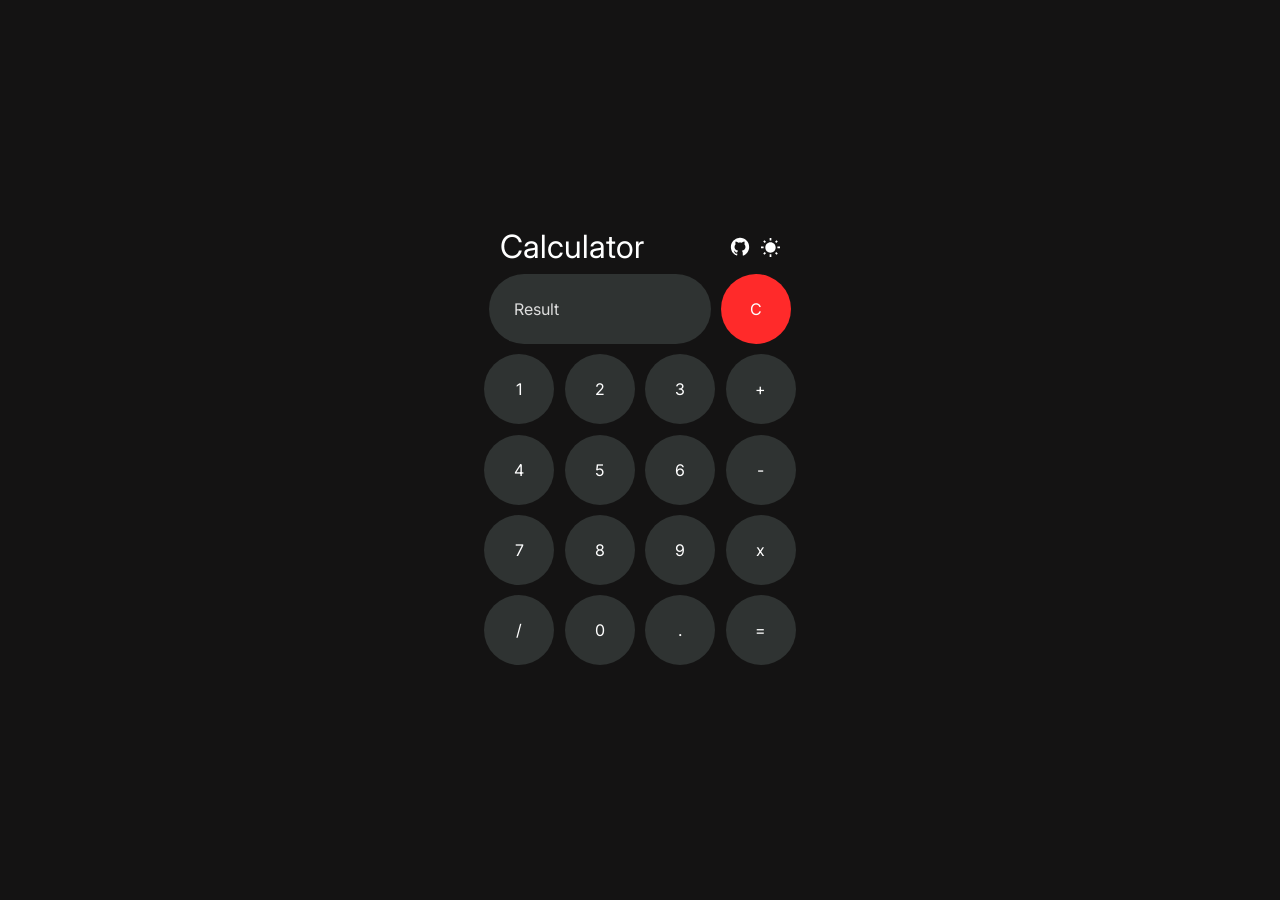
<file: Calculator-master/index.html>
<!DOCTYPE html>
<html lang="en">

<head>
  <meta charset="utf-8" />
  <meta http-equiv="X-UA-Compatible" content="IE=edge" />
  <title>Calculator</title>
  <meta name="description" content="Simple Calculator With Dark Mode." />
  <meta name="viewport" content="width=device-width, initial-scale=1" />
  <link rel="icon" type="image/x-icon" href="assets/calculator.ico">
  <link rel="stylesheet" href="styles/dark.css" id="theme" />
  <link rel="preconnect" href="https://fonts.googleapis.com">
  <link rel="preconnect" href="https://fonts.gstatic.com" crossorigin>
  <link href="https://fonts.googleapis.com/css2?family=Inter:wght@300;400&display=swap" rel="stylesheet">
</head>

<body>
  <div class="wrapper">
    <div class="container">
      <div class="header-container">
        <!-- This heading also notifies about the theme change.-->
        <h1 id="toast">Calculator</h1>
        <div class="top-buttons">
          <a href="#">
            <img src="assets/GitHubLight.svg" alt="Sun Icon" height="22.5" width="22.5" id="github-icon">
          </a>
          <button type="button" onclick="changeTheme()" class="theme-button">
            <img src="assets/SunIcon.svg" alt="Theme Icon" height="19" width="19" id="theme-icon">
          </button>
        </div>
      </div>
      <div class="first-row">
        <input type="text" name="result" id="result" placeholder="Result" readonly />
        <input type="button" value="C" onclick="result.value=''" id="clear-button" />
      </div>
      <div class="second-row">
        <input type="button" value="1" onclick="liveScreen(1)" />
        <input type="button" value="2" onclick="liveScreen(2)" />
        <input type="button" value="3" onclick="liveScreen(3)" />
        <input type="button" value="+" onclick="liveScreen('+')" />
      </div>
      <div class="third-row">
        <input type="button" value="4" onclick=" liveScreen(4)" />
        <input type="button" value="5" onclick=" liveScreen(5)" />
        <input type="button" value="6" onclick=" liveScreen(6)" />
        <input type="button" value="-" onclick="liveScreen('-')" />
      </div>
      <div class="fourth-row">
        <input type="button" value="7" onclick="liveScreen(7)" />
        <input type="button" value="8" onclick="liveScreen(8)" />
        <input type="button" value="9" onclick=" liveScreen(9)" />
        <input type="button" value="x" onclick="liveScreen('*')" />
      </div>
      <div class="fifth-row">
        <input type="button" value="/" onclick="liveScreen('/')" />
        <input type="button" value="0" onclick="liveScreen(0)" />
        <input type="button" value="." onclick="liveScreen('.')" />
        <input type="button" value="=" onclick="calculate(result.value)" />
      </div>
    </div>
  </div>
  <script src="scripts/script.js">
  </script>
</body>

</html>
</file>
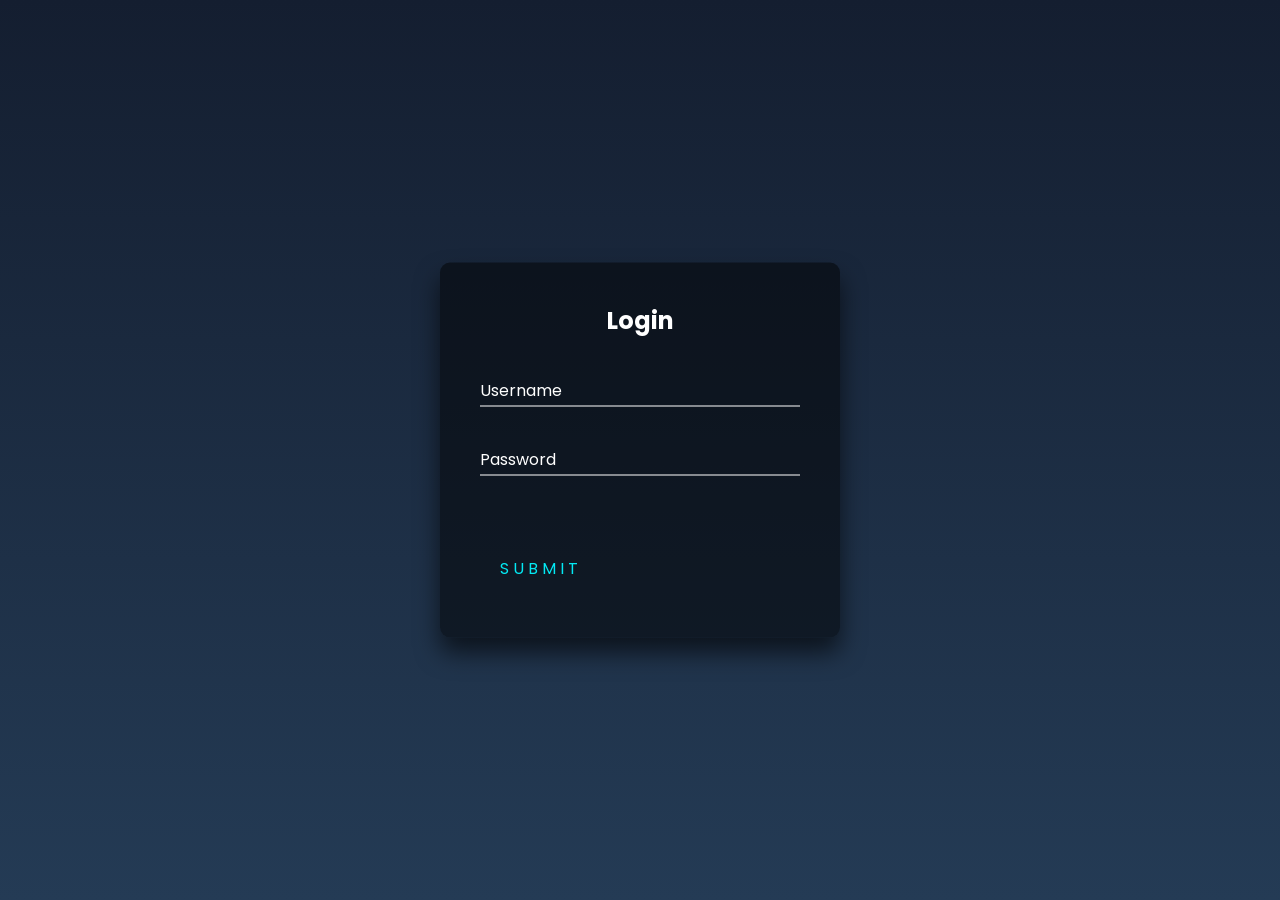
<file: Login Page/index.html>
<!DOCTYPE html>
<html lang="en">
<head>
    <link rel="stylesheet" href="Style.css">
    <meta charset="UTF-8">
    <meta http-equiv="X-UA-Compatible" content="IE=edge">
    <meta name="viewport" content="width=device-width, initial-scale=1.0">
    <title>Login Page</title>
</head>
<body>
    <div class="login-box">
        <h2>Login</h2>
        <form>
          <div class="user-box">
            <input type="text" name="" required="">
            <label>Username</label>
          </div>
          <div class="user-box">
            <input type="password" name="" required="">
            <label>Password</label>
          </div>
          <a href="#">
            <span></span>
            <span></span>
            <span></span>
            <span></span>
            Submit
          </a>
        </form>
      </div>
</body>
</html>
</file>
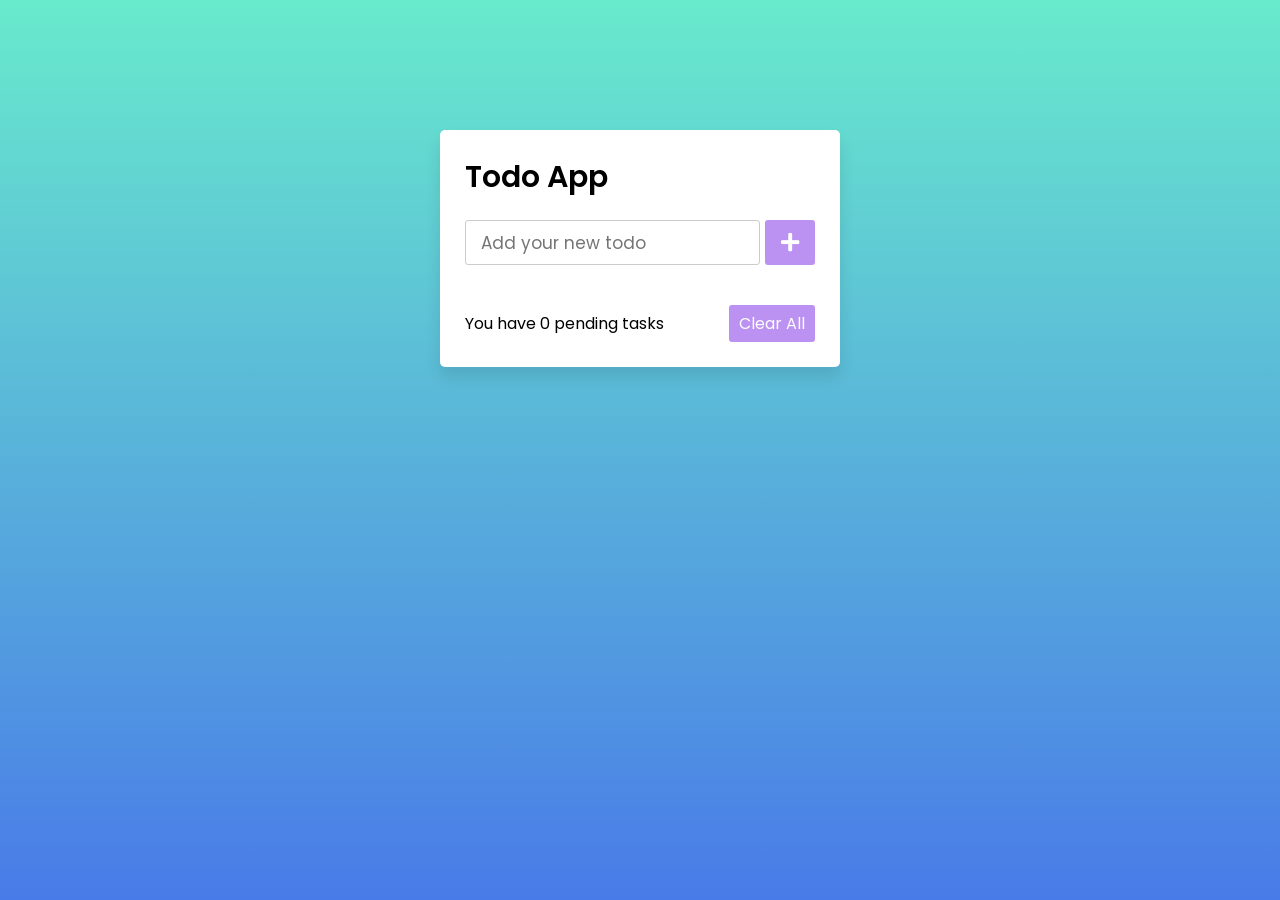
<file: Todo List App - JavaScript/index.html>
<!DOCTYPE html>
<!-- Coding By CodingNepal - youtube.com/codingnepal -->
<html lang="en">
<head>
    <meta charset="UTF-8">
    <meta name="viewport" content="width=device-width, initial-scale=1.0">
    <title>Todo App JavaScript | CodingNepal</title>
    <link rel="stylesheet" href="style.css">
    <link rel="stylesheet" href="https://cdnjs.cloudflare.com/ajax/libs/font-awesome/5.15.3/css/all.min.css"/>
</head>
<body>
  <div class="wrapper">
    <header>Todo App</header>
    <div class="inputField">
      <input type="text" placeholder="Add your new todo">
      <button><i class="fas fa-plus"></i></button>
    </div>
    <ul class="todoList">
      <!-- data are comes from local storage -->
    </ul>
    <div class="footer">
      <span>You have <span class="pendingTasks"></span> pending tasks</span>
      <button>Clear All</button>
    </div>
  </div>

  <script src="script.js"></script>

</body>
</html>
</file>
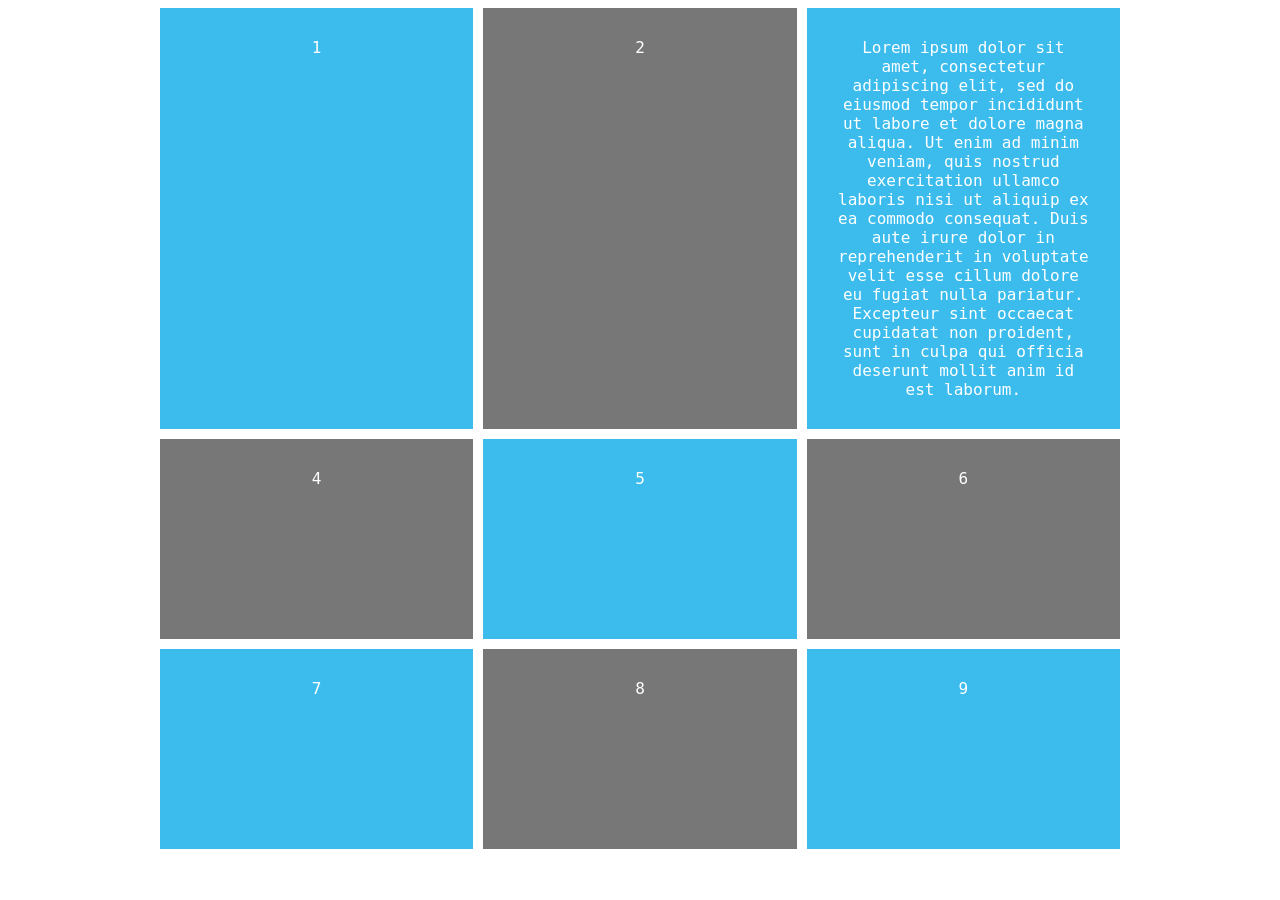
<file: css_grid/css-grid-playlist-lesson-1/index.html>
<!DOCTYPE html>
<html lang="en">
<head>
    <meta charset="UTF-8">
    <meta http-equiv="X-UA-Compatible" content="IE=edge">
    <meta name="viewport" content="width=device-width, initial-scale=1.0">
    <title>Document</title>
    <style>
        body {
            text-align: center;
            font-family: monospace;
            color: #fff;
            font-size: large;
        }
        #content {
            display: grid;
            /* grid-template-columns: 30% 20% 50%; */
            /* grid-template-columns: 1fr 2fr 1fr; */
            grid-template-columns: repeat( 3, 1fr);
            grid-template-rows: repeat(3, minmax(200px , auto));
            /* the repeat function is important above */
            max-width: 960px;
            margin: 0 auto;
            /* grid-column-gap: 10px;
            grid-row-gap: 10px; */
            grid-gap: 10px;
        }
        #content div {
            background: #3bbced;
            padding: 30px;
        }
        #content div:nth-child(even) {
            background: #777;
        }
    </style>
</head>
<body>
    <div id = "content">
        <div>1</div>
        <div>2</div>
        <div>Lorem ipsum dolor sit amet, consectetur adipiscing elit, sed do eiusmod tempor incididunt ut labore et dolore magna aliqua. Ut enim ad minim veniam, quis nostrud exercitation ullamco laboris nisi ut aliquip ex ea commodo consequat. Duis aute irure dolor in reprehenderit in voluptate velit esse cillum dolore eu fugiat nulla pariatur. Excepteur sint occaecat cupidatat non proident, sunt in culpa qui officia deserunt mollit anim id est laborum.</div>
        <div>4</div>
        <div>5</div>
        <div>6</div>
        <div>7</div>
        <div>8</div>
        <div>9</div>
    </div>
</body>
</html>
</file>
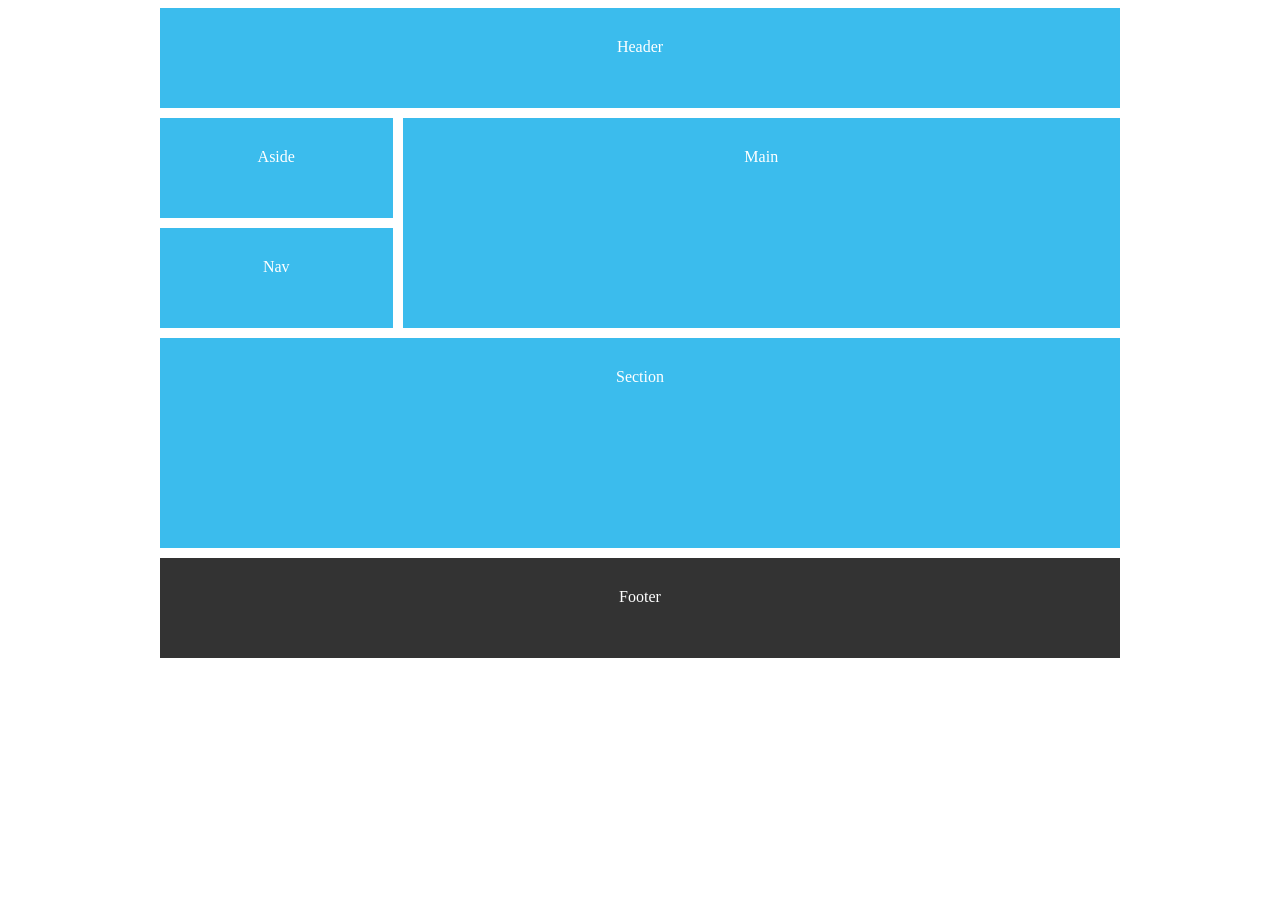
<file: css_grid/css-grid-playlist-lesson-10/index.html>
<!DOCTYPE html>
<html>
<head>
	<title>Using CSS Grid</title>
	<style>
		body{
			color: #fff;
			font-family: 'Nunito Semibold';
			text-align: center;
		}
        #content{
            display: grid;
            grid-template-columns: repeat(4, 1fr);
            grid-auto-rows: minmax(100px, auto);
            grid-gap: 10px;
            max-width: 960px;
            margin: 0 auto;
            grid-template-areas:
                "header header header header"
                "footer footer footer footer"
                "main main main main"
                "main main main main"
                "aside aside nav nav"
                "section section section section"
                "section section section section";
        }
        /* desktop grid */
        @media screen and (min-width: 760px){
    		#content{
    			display: grid;
    			grid-template-columns: repeat(4, 1fr);
    			grid-auto-rows: minmax(100px, auto);
    			grid-gap: 10px;
    			max-width: 960px;
    			margin: 0 auto;
                grid-template-areas:
                    "header header header header"
                    "aside main main main"
                    "nav main main main"
                    "section section section section"
                    "section section section section"
                    "footer footer footer footer";
    		}
        }
		#content > *{
			background: #3bbced;
			padding: 30px;
		}
        header{
            grid-area: header;
        }
        main{
            grid-area: main;
        }
        aside{
            grid-area: aside;
        }
        nav{
            grid-area: nav;
        }
        section{
            grid-area: section;
        }
        footer{
            grid-area: footer;
            background: #333 !important;
        }
	</style>
</head>
<body>

	<div id="content">

		<header>Header</header>
        <main>Main</main>
        <section>Section</section>
        <aside>Aside</aside>
        <nav>Nav</nav>
        <footer>Footer</footer>

	</div>

</body>
</html>
</file>
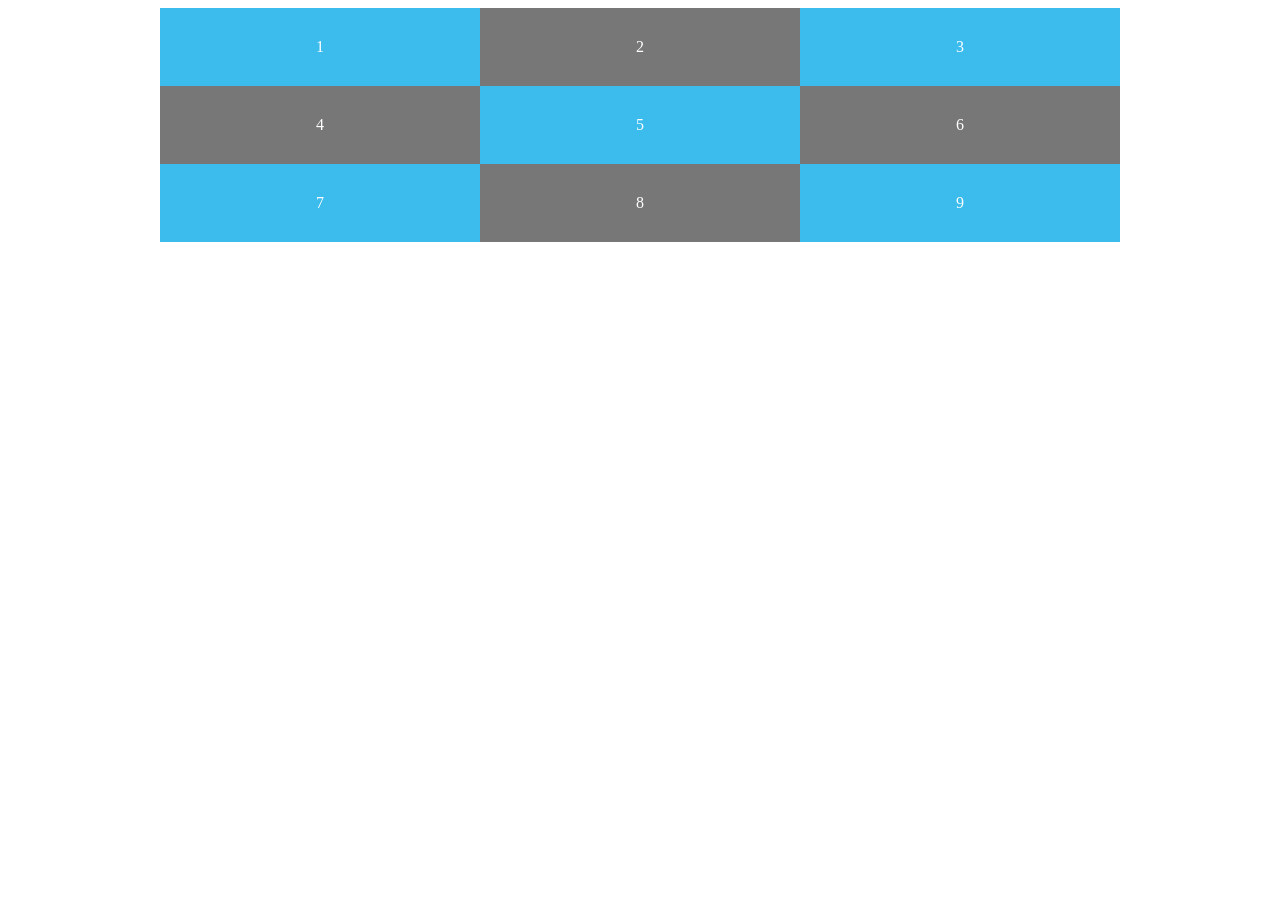
<file: css_grid/css-grid-playlist-lesson-2/index.html>
<!DOCTYPE html>
<html>
<head>
	<title>Using CSS Grid</title>
	<style>
		body{
			color: #fff;
			font-family: 'Nunito Semibold';
			text-align: center;
		}
		#content{
			display: grid;
			/*grid-template-columns: 30% 20% 50%;*/
			/*grid-template-columns: 1fr 2fr 1fr;*/
			grid-template-columns: repeat(3, 1fr);
			max-width: 960px;
			margin: 0 auto;
		}
		#content div{
			background: #3bbced;
			padding: 30px;
		}
		#content div:nth-child(even){
			background: #777;
			padding: 30px;
		}
	</style>
</head>
<body>

	<div id="content">

		<div>1</div>
		<div>2</div>
		<div>3</div>
		<div>4</div>
		<div>5</div>
		<div>6</div>
		<div>7</div>
		<div>8</div>
		<div>9</div>

	</div>

</body>
</html>
</file>
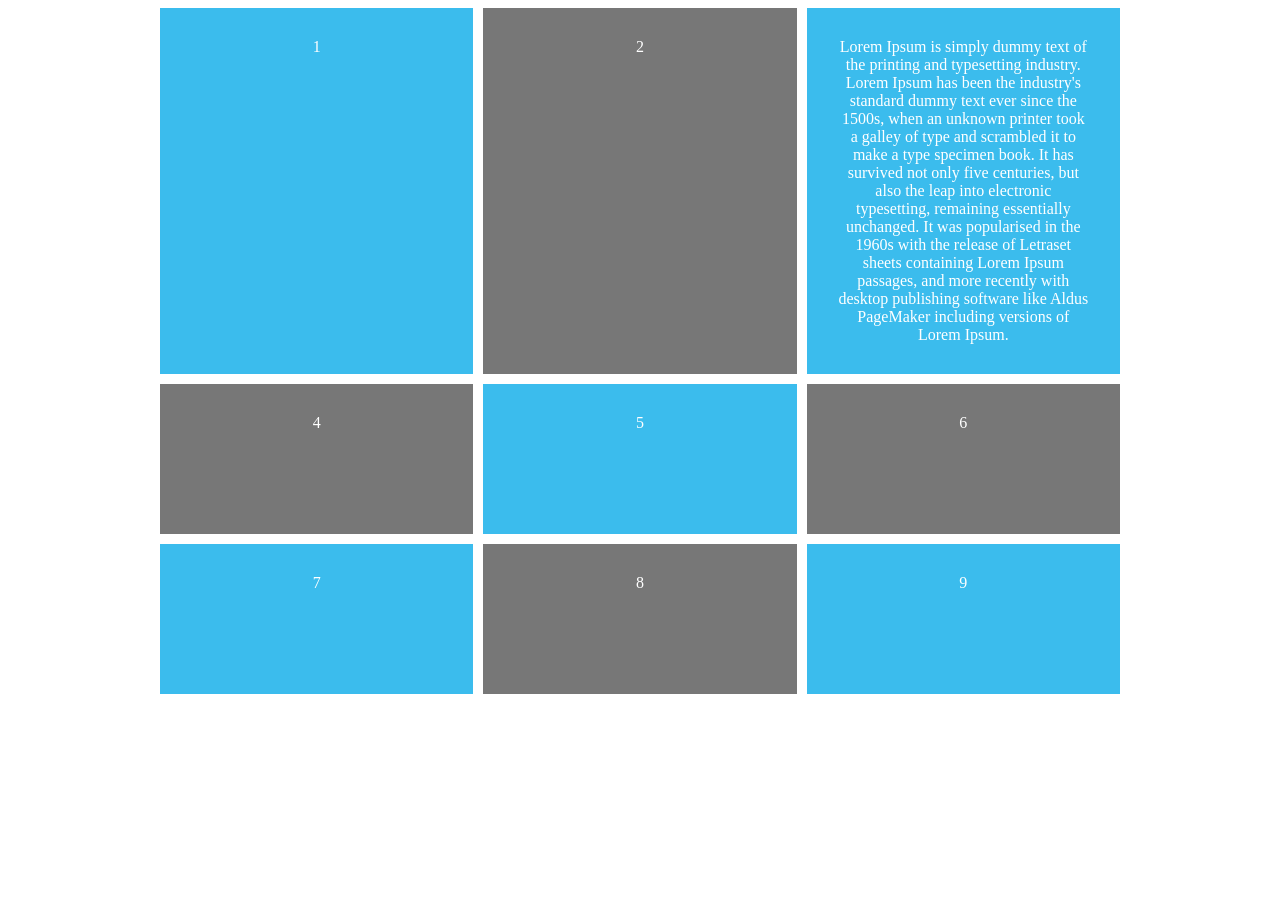
<file: css_grid/css-grid-playlist-lesson-3/index.html>
<!DOCTYPE html>
<html>
<head>
	<title>Using CSS Grid</title>
	<style>
		body{
			color: #fff;
			font-family: 'Nunito Semibold';
			text-align: center;
		}
		#content{
			display: grid;
			grid-template-columns: repeat(3, 1fr);
			/*grid-auto-rows: minmax(150px, auto);*/
			grid-template-rows: repeat(3, minmax(150px, auto));
			/*grid-row-gap: 10px;
			grid-column-gap: 10px;*/
			grid-gap: 10px;
			max-width: 960px;
			margin: 0 auto;
		}
		#content div{
			background: #3bbced;
			padding: 30px;
		}
		#content div:nth-child(even){
			background: #777;
			padding: 30px;
		}
	</style>
</head>
<body>

	<div id="content">

		<div>1</div>
		<div>2</div>
		<div>Lorem Ipsum is simply dummy text of the printing and typesetting industry. Lorem Ipsum has been the industry's standard dummy text ever since the 1500s, when an unknown printer took a galley of type and scrambled it to make a type specimen book. It has survived not only five centuries, but also the leap into electronic typesetting, remaining essentially unchanged. It was popularised in the 1960s with the release of Letraset sheets containing Lorem Ipsum passages, and more recently with desktop publishing software like Aldus PageMaker including versions of Lorem Ipsum.</div>
		<div>4</div>
		<div>5</div>
		<div>6</div>
		<div>7</div>
		<div>8</div>
		<div>9</div>

	</div>

</body>
</html>
</file>
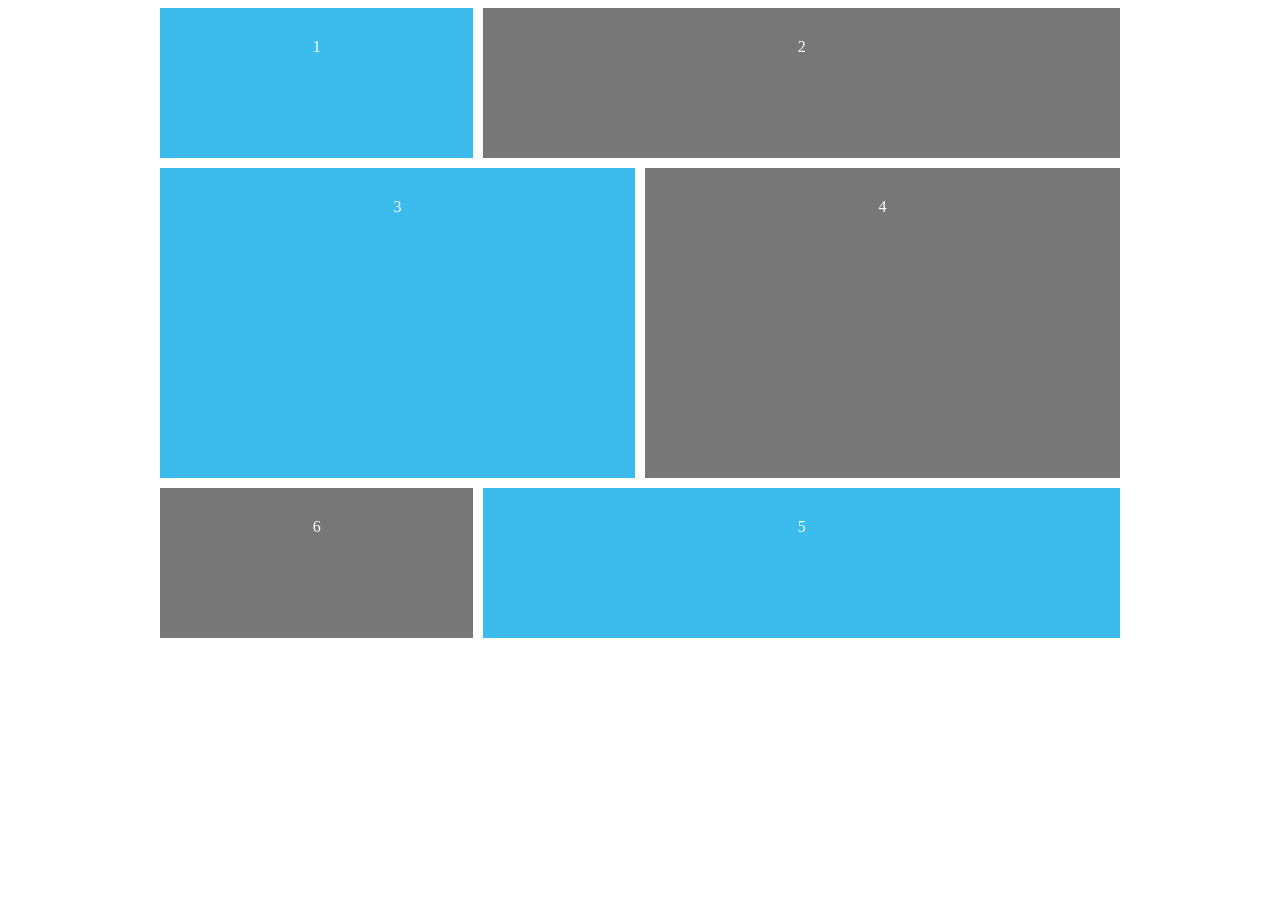
<file: css_grid/css-grid-playlist-lesson-4/index.html>
<!DOCTYPE html>
<html>
<head>
	<title>Using CSS Grid</title>
	<style>
		body{
			color: #fff;
			font-family: 'Nunito Semibold';
			text-align: center;
		}
		#content{
			display: grid;
			grid-template-columns: repeat(6, 1fr);
			grid-template-rows: repeat(4, minmax(150px, auto));
			grid-gap: 10px;
			max-width: 960px;
			margin: 0 auto;
		}
		#content div{
			background: #3bbced;
			padding: 30px;
		}
		#content div:nth-child(even){
			background: #777;
			padding: 30px;
		}
		.one{
			/*grid-column-start: 1;
			grid-column-end: 3;*/
			grid-column: 1 / 3;
		}
		.two{
			grid-column: 3 / 7;
		}
		.three{
			grid-column: 1 / 4;
			grid-row: 2 / 4;
		}
		.four{
			grid-column: 4 / 7;
			grid-row: 2 / 4;
		}
		.five{
			grid-column: 3 / 7;
		}
		.six{
			grid-column: 1 / 3;
			grid-row: 4;
		}
	</style>
</head>
<body>

	<div id="content">

		<div class="one">1</div>
		<div class="two">2</div>
		<div class="three">3</div>
		<div class="four">4</div>
		<div class="five">5</div>
		<div class="six">6</div>

	</div>

</body>
</html>
</file>
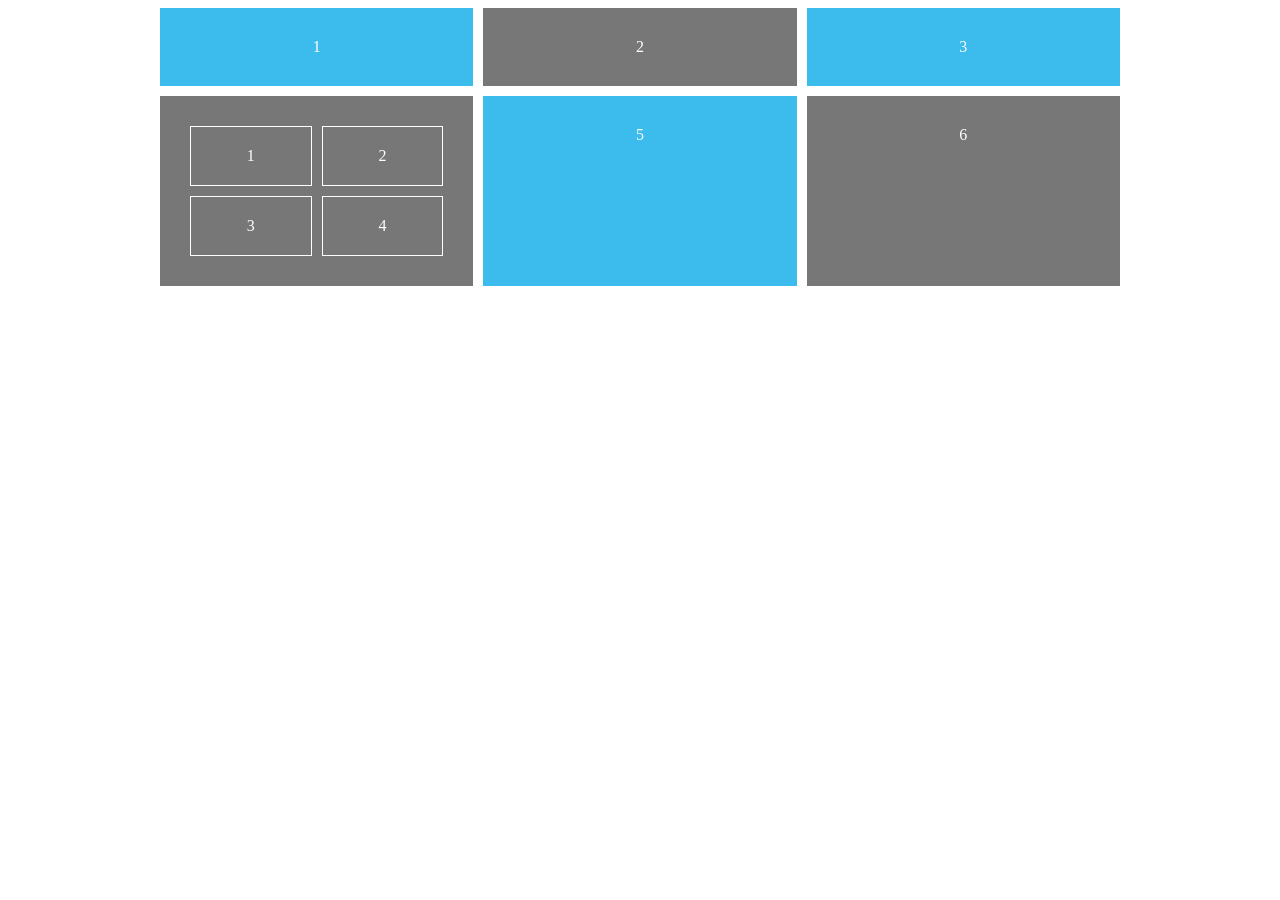
<file: css_grid/css-grid-playlist-lesson-5/index.html>
<!DOCTYPE html>
<html>
<head>
	<title>Using CSS Grid</title>
	<style>
		body{
			color: #fff;
			font-family: 'Nunito Semibold';
			text-align: center;
		}
		#content{
			display: grid;
			grid-template-columns: repeat(3, 1fr);
			grid-gap: 10px;
			max-width: 960px;
			margin: 0 auto;
		}
		#content div{
			background: #3bbced;
			padding: 30px;
		}
		#content div:nth-child(even){
			background: #777;
			padding: 30px;
		}
		.nested{
			display: grid;
			grid-template-columns: 1fr 1fr;
			grid-gap: 10px;
			/* grid-column: span 3; */
		}
		.nested p{
			border: 1px solid #fff;
			padding: 20px;
			margin: 0;
		}
	</style>
</head>
<body>

	<div id="content">

		<div>1</div>
		<div>2</div>
		<div>3</div>

		<div class="nested">
			<p>1</p>
			<p>2</p>
			<p>3</p>
			<p>4</p>
		</div>

		<div>5</div>
		<div>6</div>

	</div>

</body>
</html>
</file>
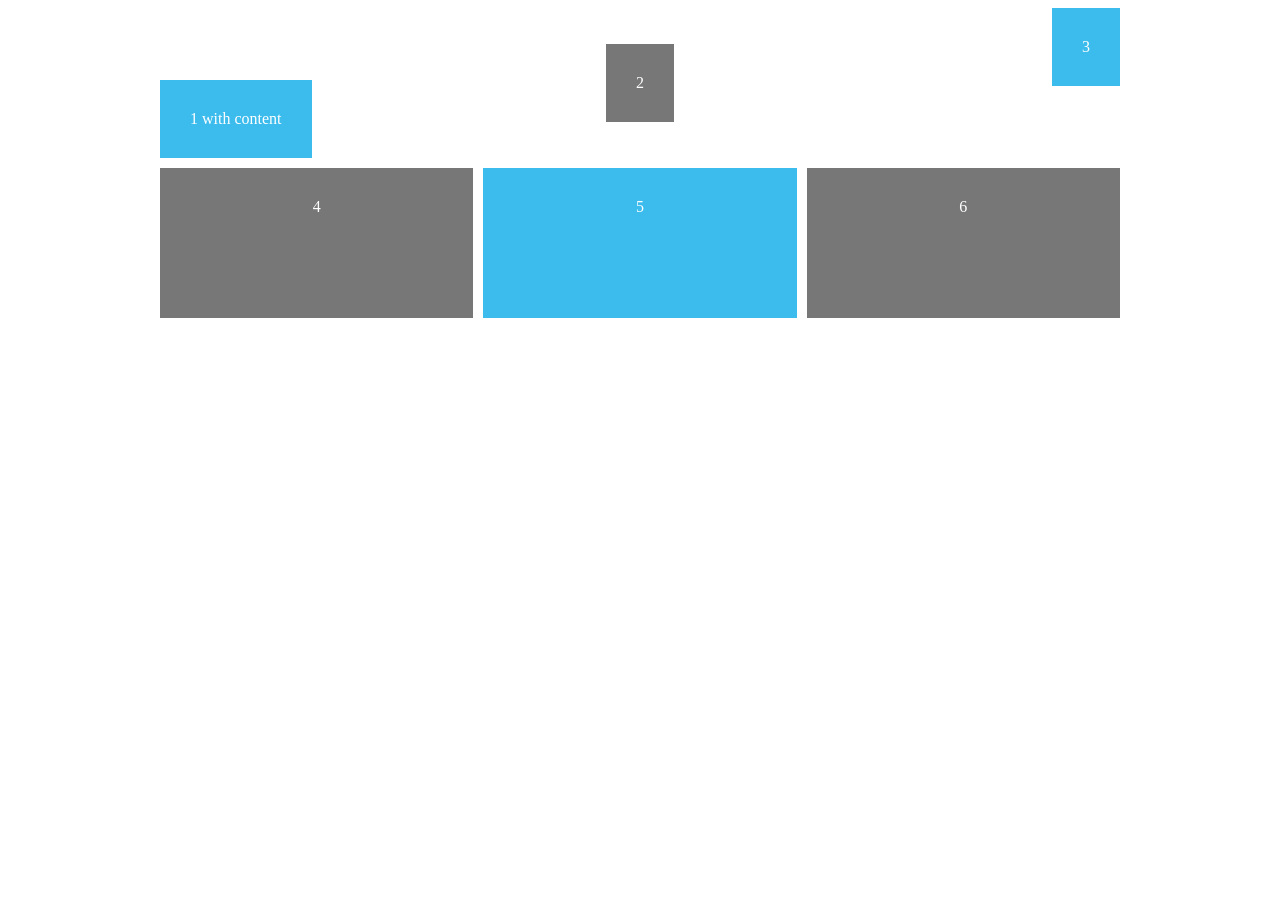
<file: css_grid/css-grid-playlist-lesson-6/index.html>
<!DOCTYPE html>
<html>
<head>
	<title>Using CSS Grid</title>
	<style>
		body{
			color: #fff;
			font-family: 'Nunito Semibold';
			text-align: center;
		}
		#content{
			display: grid;
			grid-template-columns: repeat(3, 1fr);
			grid-auto-rows: minmax(150px, auto);
			grid-gap: 10px;
			max-width: 960px;
			margin: 0 auto;
			/*align-items: start;*/
			/*justify-items: start;*/
		}
		#content div{
			background: #3bbced;
			padding: 30px;
			/*justify-self: start;*/
			/*align-self: start;*/
		}
		#content div:nth-child(even){
			background: #777;
			padding: 30px;
		}
		.one{
			align-self: end;
			justify-self: start;
		}
		.two{
			align-self: center;
			justify-self: center;
		}
		.three{
			align-self: start;
			justify-self: end;
		}
	</style>
</head>
<body>

	<div id="content">

		<div class="one">1 with content</div>
		<div class="two">2</div>
		<div class="three">3</div>
		<div class="four">4</div>
		<div class="five">5</div>
		<div class="six">6</div>

	</div>

</body>
</html>
</file>
<file: Calculator-master/styles/dark.css>
/* CSS Reset & Global Styles */
* {
  box-sizing: border-box;
  padding: 0;
  margin: 0;
  font-family: Inter, -apple-system, BlinkMacSystemFont, 'Segoe UI', 'Open Sans';
  -webkit-appearance: none;
}

::placeholder {
  color: rgb(221, 221, 221);
}

.wrapper {
  height: 100vh;
  width: 100%;
  display: flex;
  justify-content: center;
  flex-direction: column;
  align-items: center;
  background-color: rgb(20, 19, 19);
  transition: 0.8s all;
}

h1 {
  margin-bottom: 1.5%;
  color: #fff;
  font-weight: normal;
}

.container {
  width: 350px;
  display: flex;
  justify-content: center;
  flex-direction: column;
  align-items: center;
}

.header-container {
  display: flex;
  justify-content: space-between;
  align-items: center;
  width: 80%;
}

.top-buttons {
  display: flex;
  align-items: center;

}

input {
  padding: 25px;
  color: rgb(255, 255, 255);
  font-size: 1em;
  cursor: pointer;
  width: 70px;
  background-color: rgb(47, 51, 50);
  border: none;
  outline: none;
  border-radius: 100px;
  margin: 0.2em;
}

.first-row,
.second-row,
.third-row,
.fourth-row,
.fifth-row {
  margin-bottom: 4px;
}

input[type="text"] {
  background-color: rgb(47, 51, 50);
  width: 222.5px;
}

input[type="button"]:hover {
  background-color: rgb(101, 101, 101);
  color: #fff;
}

#clear-button {
  color: #fff;
  background-color: rgb(255, 42, 42);
}

a {
  text-decoration: none;
  color: #fff;
}

#github-icon {
  margin-right: 10px;
}

.theme-button {
  all: unset;
  cursor: pointer;
}
</file>
<file: Login Page/Style.css>
@import url("https://fonts.googleapis.com/css?family=Poppins:200,300,400,500,600,700,800,900&display=swap");
html {
    font-family: Poppins , monospace;
    height: 100%;
  }
  body {
    margin:0;
    padding:0;
    font-family: Poppins;
    background: linear-gradient(#141e30, #243b55);
  }
  
  .login-box {
    position: absolute;
    top: 50%;
    left: 50%;
    width: 400px;
    padding: 40px;
    transform: translate(-50%, -50%);
    background: rgba(0,0,0,.5);
    box-sizing: border-box;
    box-shadow: 0 15px 25px rgba(0,0,0,.6);
    border-radius: 10px;
  }
  
  .login-box h2 {
    margin: 0 0 30px;
    padding: 0;
    color: #fff;
    text-align: center;
  }
  
  .login-box .user-box {
    position: relative;
  }
  
  .login-box .user-box input {
    width: 100%;
    padding: 10px 0;
    font-size: 16px;
    color: #fff;
    margin-bottom: 30px;
    border: none;
    border-bottom: 1px solid #fff;
    outline: none;
    background: transparent;
  }
  .login-box .user-box label {
    position: absolute;
    top:0;
    left: 0;
    padding: 10px 0;
    font-size: 16px;
    color: #fff;
    pointer-events: none;
    transition: .5s;
  }
  
  .login-box .user-box input:focus ~ label,
  .login-box .user-box input:valid ~ label {
    top: -20px;
    left: 0;
    color: #03e9f4;
    font-size: 12px;
  }
  
  .login-box form a {
    position: relative;
    display: inline-block;
    padding: 10px 20px;
    color: #03e9f4;
    font-size: 16px;
    text-decoration: none;
    text-transform: uppercase;
    overflow: hidden;
    transition: .5s;
    margin-top: 40px;
    letter-spacing: 4px
  }
  
  .login-box a:hover {
    background: #03e9f4;
    color: rgb(11, 4, 4);
    border-radius: 5px;
    box-shadow: 0 0 5px #02686d,
                0 0 25px #02686d,
                0 0 50px #02686d,
                0 0 100px #02686d;
  }
  
  .login-box a span {
    position: absolute;
    display: block;
  }
  
  .login-box a span:nth-child(1) {
    top: 0;
    left: -100%;
    width: 100%;
    height: 2px;
    background: linear-gradient(90deg, transparent, #03e9f4);
    animation: btn-anim1 1s linear infinite;
  }
  
  @keyframes btn-anim1 {
    0% {
      left: -100%;
    }
    50%,100% {
      left: 100%;
    }
  }
  
  .login-box a span:nth-child(2) {
    top: -100%;
    right: 0;
    width: 2px;
    height: 100%;
    background: linear-gradient(180deg, transparent, #03e9f4);
    animation: btn-anim2 1s linear infinite;
    animation-delay: .25s
  }
  
  @keyframes btn-anim2 {
    0% {
      top: -100%;
    }
    50%,100% {
      top: 100%;
    }
  }
  
  .login-box a span:nth-child(3) {
    bottom: 0;
    right: -100%;
    width: 100%;
    height: 2px;
    background: linear-gradient(270deg, transparent, #03e9f4);
    animation: btn-anim3 1s linear infinite;
    animation-delay: .5s
  }
  
  @keyframes btn-anim3 {
    0% {
      right: -100%;
    }
    50%,100% {
      right: 100%;
    }
  }
  
  .login-box a span:nth-child(4) {
    bottom: -100%;
    left: 0;
    width: 2px;
    height: 100%;
    background: linear-gradient(360deg, transparent, #03e9f4);
    animation: btn-anim4 1s linear infinite;
    animation-delay: .75s
  }
  
  @keyframes btn-anim4 {
    0% {
      bottom: -100%;
    }
    50%,100% {
      bottom: 100%;
    }
  }
</file>
<file: Todo List App - JavaScript/style.css>
@import url('https://fonts.googleapis.com/css2?family=Poppins:wght@200;300;400;500;600;700&display=swap');
*{
  margin: 0;
  padding: 0;
  box-sizing: border-box;
  font-family: 'Poppins', sans-serif;
}
::selection{
  color: #ffff;
  background: rgb(142, 73, 232);
}
body{
  width: 100%;
  height: 100vh;
  /* overflow: hidden; */
  padding: 10px;
  background: linear-gradient(to bottom, #68EACC 0%, #497BE8 100%);
}
.wrapper{
  background: #fff;
  max-width: 400px;
  width: 100%;
  margin: 120px auto;
  padding: 25px;
  border-radius: 5px;
  box-shadow: 0px 10px 15px rgba(0,0,0,0.1);
}
.wrapper header{
  font-size: 30px;
  font-weight: 600;
}
.wrapper .inputField{
  margin: 20px 0;
  width: 100%;
  display: flex;
  height: 45px;
}
.inputField input{
  width: 85%;
  height: 100%;
  outline: none;
  border-radius: 3px;
  border: 1px solid #ccc;
  font-size: 17px;
  padding-left: 15px;
  transition: all 0.3s ease;
}
.inputField input:focus{
  border-color: #8E49E8;
}
.inputField button{
  width: 50px;
  height: 100%;
  border: none;
  color: #fff;
  margin-left: 5px;
  font-size: 21px;
  outline: none;
  background: #8E49E8;
  cursor: pointer;
  border-radius: 3px;
  opacity: 0.6;
  pointer-events: none;
  transition: all 0.3s ease;
}
.inputField button:hover,
.footer button:hover{
  background: #721ce3;
}
.inputField button.active{
  opacity: 1;
  pointer-events: auto;
}
.wrapper .todoList{
  max-height: 250px;
  overflow-y: auto;
}
.todoList li{
  position: relative;
  list-style: none;
  margin-bottom: 8px;
  background: #f2f2f2;
  border-radius: 3px;
  padding: 10px 15px;
  cursor: default;
  overflow: hidden;
  word-wrap: break-word;
}
.todoList li .icon{
  position: absolute;
  right: -45px;
  top: 50%;
  transform: translateY(-50%);
  background: #e74c3c;
  width: 45px;
  text-align: center;
  color: #fff;
  padding: 10px 15px;
  border-radius: 0 3px 3px 0;
  cursor: pointer;
  transition: all 0.2s ease;
}
.todoList li:hover .icon{
  right: 0px;
}
.wrapper .footer{
  display: flex;
  width: 100%;
  margin-top: 20px;
  align-items: center;
  justify-content: space-between;
}
.footer button{
  padding: 6px 10px;
  border-radius: 3px;
  border: none;
  outline: none;
  color: #fff;
  font-weight: 400;
  font-size: 16px;
  margin-left: 5px;
  background: #8E49E8;
  cursor: pointer;
  user-select: none;
  opacity: 0.6;
  pointer-events: none;
  transition: all 0.3s ease;
}
.footer button.active{
  opacity: 1;
  pointer-events: auto;
}
</file>
<file: BizLand/assets/css/style.css>
/**
* Template Name: BizLand - v3.7.0
* Template URL: https://bootstrapmade.com/bizland-bootstrap-business-template/
* Author: BootstrapMade.com
* License: https://bootstrapmade.com/license/
*/

/*--------------------------------------------------------------
# General
--------------------------------------------------------------*/
body {
  font-family: "Open Sans", sans-serif;
  color: #444444;
}

a {
  color: #106eea;
  text-decoration: none;
}

a:hover {
  color: #3b8af2;
  text-decoration: none;
}

h1, h2, h3, h4, h5, h6 {
  font-family: "Roboto", sans-serif;
}

/*--------------------------------------------------------------
# Preloader
--------------------------------------------------------------*/
#preloader {
  position: fixed;
  top: 0;
  left: 0;
  right: 0;
  bottom: 0;
  z-index: 9999;
  overflow: hidden;
  background: #fff;
}

#preloader:before {
  content: "";
  position: fixed;
  top: calc(50% - 30px);
  left: calc(50% - 30px);
  border: 6px solid #106eea;
  border-top-color: #e2eefd;
  border-radius: 50%;
  width: 60px;
  height: 60px;
  -webkit-animation: animate-preloader 1s linear infinite;
  animation: animate-preloader 1s linear infinite;
}

@-webkit-keyframes animate-preloader {
  0% {
    transform: rotate(0deg);
  }
  100% {
    transform: rotate(360deg);
  }
}

@keyframes animate-preloader {
  0% {
    transform: rotate(0deg);
  }
  100% {
    transform: rotate(360deg);
  }
}
/*--------------------------------------------------------------
# Back to top button
--------------------------------------------------------------*/
.back-to-top {
  position: fixed;
  visibility: hidden;
  opacity: 0;
  right: 15px;
  bottom: 15px;
  z-index: 996;
  background: #106eea;
  width: 40px;
  height: 40px;
  border-radius: 4px;
  transition: all 0.4s;
}
.back-to-top i {
  font-size: 28px;
  color: #fff;
  line-height: 0;
}
.back-to-top:hover {
  background: #3284f1;
  color: #fff;
}
.back-to-top.active {
  visibility: visible;
  opacity: 1;
}

/*--------------------------------------------------------------
# Disable aos animation delay on mobile devices
--------------------------------------------------------------*/
@media screen and (max-width: 768px) {
  [data-aos-delay] {
    transition-delay: 0 !important;
  }
}
/*--------------------------------------------------------------
# Top Bar
--------------------------------------------------------------*/
#topbar {
  background: #106eea;
  height: 40px;
  font-size: 14px;
  transition: all 0.5s;
  color: #fff;
  padding: 0;
}
#topbar .contact-info i {
  font-style: normal;
  color: #fff;
}
#topbar .contact-info i a, #topbar .contact-info i span {
  padding-left: 5px;
  color: #fff;
}
#topbar .contact-info i a {
  line-height: 0;
  transition: 0.3s;
  transition: 0.3s;
}
#topbar .contact-info i a:hover {
  color: #fff;
  text-decoration: underline;
}
#topbar .social-links a {
  color: rgba(255, 255, 255, 0.7);
  line-height: 0;
  transition: 0.3s;
  margin-left: 20px;
}
#topbar .social-links a:hover {
  color: white;
}

/*--------------------------------------------------------------
# Header
--------------------------------------------------------------*/
#header {
  background: #fff;
  transition: all 0.5s;
  z-index: 997;
  height: 86px;
  box-shadow: 0px 2px 15px rgba(0, 0, 0, 0.1);
}
#header.fixed-top {
  height: 70px;
}
#header .logo {
  font-size: 30px;
  margin: 0;
  padding: 0;
  line-height: 1;
  font-weight: 600;
  letter-spacing: 0.8px;
  font-family: "Poppins", sans-serif;
}
#header .logo a {
  color: #222222;
}
#header .logo a span {
  color: #106eea;
}
#header .logo img {
  max-height: 40px;
}

.scrolled-offset {
  margin-top: 70px;
}

/*--------------------------------------------------------------
# Navigation Menu
--------------------------------------------------------------*/
/**
* Desktop Navigation 
*/
.navbar {
  padding: 0;
}
.navbar ul {
  margin: 0;
  padding: 0;
  display: flex;
  list-style: none;
  align-items: center;
}
.navbar li {
  position: relative;
}
.navbar > ul > li {
  white-space: nowrap;
  padding: 10px 0 10px 28px;
}
.navbar a, .navbar a:focus {
  display: flex;
  align-items: center;
  justify-content: space-between;
  padding: 0 3px;
  font-size: 15px;
  font-weight: 600;
  color: #222222;
  white-space: nowrap;
  transition: 0.3s;
  position: relative;
}
.navbar a i, .navbar a:focus i {
  font-size: 12px;
  line-height: 0;
  margin-left: 5px;
}
.navbar > ul > li > a:before {
  content: "";
  position: absolute;
  width: 100%;
  height: 2px;
  bottom: -6px;
  left: 0;
  background-color: #106eea;
  visibility: hidden;
  width: 0px;
  transition: all 0.3s ease-in-out 0s;
}
.navbar a:hover:before, .navbar li:hover > a:before, .navbar .active:before {
  visibility: visible;
  width: 100%;
}
.navbar a:hover, .navbar .active, .navbar .active:focus, .navbar li:hover > a {
  color: #106eea;
}
.navbar .dropdown ul {
  display: block;
  position: absolute;
  left: 28px;
  top: calc(100% + 30px);
  margin: 0;
  padding: 10px 0;
  z-index: 99;
  opacity: 0;
  visibility: hidden;
  background: #fff;
  box-shadow: 0px 0px 30px rgba(127, 137, 161, 0.25);
  transition: 0.3s;
}
.navbar .dropdown ul li {
  min-width: 200px;
}
.navbar .dropdown ul a {
  padding: 10px 20px;
  font-weight: 400;
}
.navbar .dropdown ul a i {
  font-size: 12px;
}
.navbar .dropdown ul a:hover, .navbar .dropdown ul .active:hover, .navbar .dropdown ul li:hover > a {
  color: #106eea;
}
.navbar .dropdown:hover > ul {
  opacity: 1;
  top: 100%;
  visibility: visible;
}
.navbar .dropdown .dropdown ul {
  top: 0;
  left: calc(100% - 30px);
  visibility: hidden;
}
.navbar .dropdown .dropdown:hover > ul {
  opacity: 1;
  top: 0;
  left: 100%;
  visibility: visible;
}
@media (max-width: 1366px) {
  .navbar .dropdown .dropdown ul {
    left: -90%;
  }
  .navbar .dropdown .dropdown:hover > ul {
    left: -100%;
  }
}

/**
* Mobile Navigation 
*/
.mobile-nav-toggle {
  color: #222222;
  font-size: 28px;
  cursor: pointer;
  display: none;
  line-height: 0;
  transition: 0.5s;
}
.mobile-nav-toggle.bi-x {
  color: #fff;
}

@media (max-width: 991px) {
  .mobile-nav-toggle {
    display: block;
  }

  .navbar ul {
    display: none;
  }
}
.navbar-mobile {
  position: fixed;
  overflow: hidden;
  top: 0;
  right: 0;
  left: 0;
  bottom: 0;
  background: rgba(9, 9, 9, 0.9);
  transition: 0.3s;
  z-index: 999;
}
.navbar-mobile .mobile-nav-toggle {
  position: absolute;
  top: 15px;
  right: 15px;
}
.navbar-mobile ul {
  display: block;
  position: absolute;
  top: 55px;
  right: 15px;
  bottom: 15px;
  left: 15px;
  padding: 10px 0;
  background-color: #fff;
  overflow-y: auto;
  transition: 0.3s;
}
.navbar-mobile a, .navbar-mobile a:focus {
  padding: 10px 20px;
  font-size: 15px;
  color: #222222;
}
.navbar-mobile > ul > li {
  padding: 0;
}
.navbar-mobile a:hover:before, .navbar-mobile li:hover > a:before, .navbar-mobile .active:before {
  visibility: hidden;
}
.navbar-mobile a:hover, .navbar-mobile .active, .navbar-mobile li:hover > a {
  color: #106eea;
}
.navbar-mobile .getstarted, .navbar-mobile .getstarted:focus {
  margin: 15px;
}
.navbar-mobile .dropdown ul {
  position: static;
  display: none;
  margin: 10px 20px;
  padding: 10px 0;
  z-index: 99;
  opacity: 1;
  visibility: visible;
  background: #fff;
  box-shadow: 0px 0px 30px rgba(127, 137, 161, 0.25);
}
.navbar-mobile .dropdown ul li {
  min-width: 200px;
}
.navbar-mobile .dropdown ul a {
  padding: 10px 20px;
}
.navbar-mobile .dropdown ul a i {
  font-size: 12px;
}
.navbar-mobile .dropdown ul a:hover, .navbar-mobile .dropdown ul .active:hover, .navbar-mobile .dropdown ul li:hover > a {
  color: #106eea;
}
.navbar-mobile .dropdown > .dropdown-active {
  display: block;
}

/*--------------------------------------------------------------
# Hero Section
--------------------------------------------------------------*/
#hero {
  width: 100%;
  height: 75vh;
  background: url("../img/hero-bg.jpg") top left;
  background-size: cover;
  position: relative;
}
#hero:before {
  content: "";
  background: rgba(255, 255, 255, 0.6);
  position: absolute;
  bottom: 0;
  top: 0;
  left: 0;
  right: 0;
}
#hero .container {
  position: relative;
}
#hero h1 {
  margin: 0;
  font-size: 48px;
  font-weight: 700;
  line-height: 56px;
  color: #222222;
  font-family: "Poppins", sans-serif;
}
#hero h1 span {
  color: #106eea;
}
#hero h2 {
  color: #555555;
  margin: 5px 0 30px 0;
  font-size: 24px;
  font-weight: 400;
}
#hero .btn-get-started {
  font-family: "Roboto", sans-serif;
  text-transform: uppercase;
  font-weight: 500;
  font-size: 14px;
  letter-spacing: 1px;
  display: inline-block;
  padding: 10px 28px;
  border-radius: 4px;
  transition: 0.5s;
  color: #fff;
  background: #106eea;
}
#hero .btn-get-started:hover {
  background: #247cf0;
}
#hero .btn-watch-video {
  font-size: 16px;
  transition: 0.5s;
  margin-left: 25px;
  color: #222222;
  font-weight: 600;
  display: flex;
  align-items: center;
}
#hero .btn-watch-video i {
  color: #106eea;
  font-size: 32px;
  transition: 0.3s;
  line-height: 0;
  margin-right: 8px;
}
#hero .btn-watch-video:hover {
  color: #106eea;
}
#hero .btn-watch-video:hover i {
  color: #3b8af2;
}
@media (min-width: 1024px) {
  #hero {
    background-attachment: fixed;
  }
}
@media (max-width: 768px) {
  #hero {
    height: 100vh;
  }
  #hero h1 {
    font-size: 28px;
    line-height: 36px;
  }
  #hero h2 {
    font-size: 18px;
    line-height: 24px;
    margin-bottom: 30px;
  }
  #hero .btn-get-started, #hero .btn-watch-video {
    font-size: 13px;
  }
}
@media (max-height: 500px) {
  #hero {
    height: 120vh;
  }
}

/*--------------------------------------------------------------
# Sections General
--------------------------------------------------------------*/
section {
  padding: 60px 0;
  overflow: hidden;
}

.section-bg {
  background-color: #f6f9fe;
}

.section-title {
  text-align: center;
  padding-bottom: 30px;
}
.section-title h2 {
  font-size: 13px;
  letter-spacing: 1px;
  font-weight: 700;
  padding: 8px 20px;
  margin: 0;
  background: #e7f1fd;
  color: #106eea;
  display: inline-block;
  text-transform: uppercase;
  border-radius: 50px;
}
.section-title h3 {
  margin: 15px 0 0 0;
  font-size: 32px;
  font-weight: 700;
}
.section-title h3 span {
  color: #106eea;
}
.section-title p {
  margin: 15px auto 0 auto;
  font-weight: 600;
}
@media (min-width: 1024px) {
  .section-title p {
    width: 50%;
  }
}

/*--------------------------------------------------------------
# Breadcrumbs
--------------------------------------------------------------*/
.breadcrumbs {
  padding: 20px 0;
  background-color: #f1f6fe;
  min-height: 40px;
}
.breadcrumbs h2 {
  font-size: 24px;
  font-weight: 300;
  margin: 0;
}
@media (max-width: 992px) {
  .breadcrumbs h2 {
    margin: 0 0 10px 0;
  }
}
.breadcrumbs ol {
  display: flex;
  flex-wrap: wrap;
  list-style: none;
  padding: 0;
  margin: 0;
  font-size: 14px;
}
.breadcrumbs ol li + li {
  padding-left: 10px;
}
.breadcrumbs ol li + li::before {
  display: inline-block;
  padding-right: 10px;
  color: #6c757d;
  content: "/";
}
@media (max-width: 768px) {
  .breadcrumbs .d-flex {
    display: block !important;
  }
  .breadcrumbs ol {
    display: block;
  }
  .breadcrumbs ol li {
    display: inline-block;
  }
}

/*--------------------------------------------------------------
# Featured Services
--------------------------------------------------------------*/
.featured-services .icon-box {
  padding: 30px;
  position: relative;
  overflow: hidden;
  background: #fff;
  box-shadow: 0 0 29px 0 rgba(68, 88, 144, 0.12);
  transition: all 0.3s ease-in-out;
  border-radius: 8px;
  z-index: 1;
}
.featured-services .icon-box::before {
  content: "";
  position: absolute;
  background: #cbe0fb;
  right: 0;
  left: 0;
  bottom: 0;
  top: 100%;
  transition: all 0.3s;
  z-index: -1;
}
.featured-services .icon-box:hover::before {
  background: #106eea;
  top: 0;
  border-radius: 0px;
}
.featured-services .icon {
  margin-bottom: 15px;
}
.featured-services .icon i {
  font-size: 48px;
  line-height: 1;
  color: #106eea;
  transition: all 0.3s ease-in-out;
}
.featured-services .title {
  font-weight: 700;
  margin-bottom: 15px;
  font-size: 18px;
}
.featured-services .title a {
  color: #111;
}
.featured-services .description {
  font-size: 15px;
  line-height: 28px;
  margin-bottom: 0;
}
.featured-services .icon-box:hover .title a, .featured-services .icon-box:hover .description {
  color: #fff;
}
.featured-services .icon-box:hover .icon i {
  color: #fff;
}

/*--------------------------------------------------------------
# About
--------------------------------------------------------------*/
.about .content h3 {
  font-weight: 600;
  font-size: 26px;
}
.about .content ul {
  list-style: none;
  padding: 0;
}
.about .content ul li {
  display: flex;
  align-items: flex-start;
  margin-bottom: 35px;
}
.about .content ul li:first-child {
  margin-top: 35px;
}
.about .content ul i {
  background: #fff;
  box-shadow: 0px 6px 15px rgba(16, 110, 234, 0.12);
  font-size: 24px;
  padding: 20px;
  margin-right: 15px;
  color: #106eea;
  border-radius: 50px;
}
.about .content ul h5 {
  font-size: 18px;
  color: #555555;
}
.about .content ul p {
  font-size: 15px;
}
.about .content p:last-child {
  margin-bottom: 0;
}

/*--------------------------------------------------------------
# Skills
--------------------------------------------------------------*/
.skills .progress {
  height: 60px;
  display: block;
  background: none;
  border-radius: 0;
}
.skills .progress .skill {
  padding: 0;
  margin: 0 0 6px 0;
  text-transform: uppercase;
  display: block;
  font-weight: 600;
  font-family: "Poppins", sans-serif;
  color: #222222;
}
.skills .progress .skill .val {
  float: right;
  font-style: normal;
}
.skills .progress-bar-wrap {
  background: #e2eefd;
  height: 10px;
}
.skills .progress-bar {
  width: 1px;
  height: 10px;
  transition: 0.9s;
  background-color: #106eea;
}

/*--------------------------------------------------------------
# Counts
--------------------------------------------------------------*/
.counts {
  padding: 70px 0 60px;
}
.counts .count-box {
  padding: 30px 30px 25px 30px;
  width: 100%;
  position: relative;
  text-align: center;
  background: #f1f6fe;
}
.counts .count-box i {
  position: absolute;
  top: -28px;
  left: 50%;
  transform: translateX(-50%);
  font-size: 24px;
  background: #106eea;
  color: #fff;
  width: 56px;
  height: 56px;
  line-height: 0;
  border-radius: 50px;
  border: 5px solid #fff;
  display: inline-flex;
  align-items: center;
  justify-content: center;
}
.counts .count-box span {
  font-size: 36px;
  display: block;
  font-weight: 600;
  color: #062b5b;
}
.counts .count-box p {
  padding: 0;
  margin: 0;
  font-family: "Roboto", sans-serif;
  font-size: 14px;
}

/*--------------------------------------------------------------
# Clients
--------------------------------------------------------------*/
.clients {
  padding: 15px 0;
  text-align: center;
}
.clients img {
  max-width: 45%;
  transition: all 0.4s ease-in-out;
  display: inline-block;
  padding: 15px 0;
}
.clients img:hover {
  transform: scale(1.15);
}
@media (max-width: 768px) {
  .clients img {
    max-width: 40%;
  }
}

/*--------------------------------------------------------------
# Services
--------------------------------------------------------------*/
.services .icon-box {
  text-align: center;
  border: 1px solid #e2eefd;
  padding: 80px 20px;
  transition: all ease-in-out 0.3s;
  background: #fff;
}
.services .icon-box .icon {
  margin: 0 auto;
  width: 64px;
  height: 64px;
  background: #f1f6fe;
  border-radius: 4px;
  border: 1px solid #deebfd;
  display: flex;
  align-items: center;
  justify-content: center;
  margin-bottom: 20px;
  transition: ease-in-out 0.3s;
}
.services .icon-box .icon i {
  color: #3b8af2;
  font-size: 28px;
  transition: ease-in-out 0.3s;
}
.services .icon-box h4 {
  font-weight: 700;
  margin-bottom: 15px;
  font-size: 24px;
}
.services .icon-box h4 a {
  color: #222222;
  transition: ease-in-out 0.3s;
}
.services .icon-box p {
  line-height: 24px;
  font-size: 14px;
  margin-bottom: 0;
}
.services .icon-box:hover {
  border-color: #fff;
  box-shadow: 0px 0 25px 0 rgba(16, 110, 234, 0.1);
}
.services .icon-box:hover h4 a, .services .icon-box:hover .icon i {
  color: #106eea;
}
.services .icon-box:hover .icon {
  border-color: #106eea;
}

/*--------------------------------------------------------------
# Testimonials
--------------------------------------------------------------*/
.testimonials {
  padding: 80px 0;
  background: url("../img/testimonials-bg.jpg") no-repeat;
  background-position: center center;
  background-size: cover;
  position: relative;
}
.testimonials::before {
  content: "";
  position: absolute;
  left: 0;
  right: 0;
  top: 0;
  bottom: 0;
  background: rgba(0, 0, 0, 0.7);
}
.testimonials .section-header {
  margin-bottom: 40px;
}
.testimonials .testimonials-carousel, .testimonials .testimonials-slider {
  overflow: hidden;
}
.testimonials .testimonial-item {
  text-align: center;
  color: #fff;
}
.testimonials .testimonial-item .testimonial-img {
  width: 100px;
  border-radius: 50%;
  border: 6px solid rgba(255, 255, 255, 0.15);
  margin: 0 auto;
}
.testimonials .testimonial-item h3 {
  font-size: 20px;
  font-weight: bold;
  margin: 10px 0 5px 0;
  color: #fff;
}
.testimonials .testimonial-item h4 {
  font-size: 14px;
  color: #ddd;
  margin: 0 0 15px 0;
}
.testimonials .testimonial-item .quote-icon-left, .testimonials .testimonial-item .quote-icon-right {
  color: rgba(255, 255, 255, 0.4);
  font-size: 26px;
}
.testimonials .testimonial-item .quote-icon-left {
  display: inline-block;
  left: -5px;
  position: relative;
}
.testimonials .testimonial-item .quote-icon-right {
  display: inline-block;
  right: -5px;
  position: relative;
  top: 10px;
}
.testimonials .testimonial-item p {
  font-style: italic;
  margin: 0 auto 15px auto;
  color: #eee;
}
.testimonials .swiper-pagination {
  margin-top: 20px;
  position: relative;
}
.testimonials .swiper-pagination .swiper-pagination-bullet {
  width: 12px;
  height: 12px;
  background-color: rgba(255, 255, 255, 0.5);
  opacity: 1;
}
.testimonials .swiper-pagination .swiper-pagination-bullet-active {
  background-color: #106eea;
}
@media (min-width: 992px) {
  .testimonials .testimonial-item p {
    width: 80%;
  }
}

/*--------------------------------------------------------------
# Portfolio
--------------------------------------------------------------*/
.portfolio #portfolio-flters {
  padding: 0;
  margin: 0 auto 15px auto;
  list-style: none;
  text-align: center;
  border-radius: 50px;
  padding: 2px 15px;
}
.portfolio #portfolio-flters li {
  cursor: pointer;
  display: inline-block;
  padding: 10px 15px 8px 15px;
  font-size: 16px;
  font-weight: 600;
  line-height: 1;
  text-transform: uppercase;
  color: #444444;
  margin-bottom: 5px;
  transition: all 0.3s ease-in-out;
}
.portfolio #portfolio-flters li:hover, .portfolio #portfolio-flters li.filter-active {
  color: #106eea;
}
.portfolio #portfolio-flters li:last-child {
  margin-right: 0;
}
.portfolio .portfolio-item {
  margin-bottom: 30px;
}
.portfolio .portfolio-item .portfolio-info {
  opacity: 0;
  position: absolute;
  left: 30px;
  right: 30px;
  bottom: 0;
  z-index: 3;
  transition: all ease-in-out 0.3s;
  background: rgba(255, 255, 255, 0.9);
  padding: 15px;
}
.portfolio .portfolio-item .portfolio-info h4 {
  font-size: 18px;
  color: #fff;
  font-weight: 600;
  color: #222222;
}
.portfolio .portfolio-item .portfolio-info p {
  color: #555555;
  font-size: 14px;
  margin-bottom: 0;
}
.portfolio .portfolio-item .portfolio-info .preview-link, .portfolio .portfolio-item .portfolio-info .details-link {
  position: absolute;
  right: 40px;
  font-size: 24px;
  top: calc(50% - 18px);
  color: #3c3c3c;
}
.portfolio .portfolio-item .portfolio-info .preview-link:hover, .portfolio .portfolio-item .portfolio-info .details-link:hover {
  color: #106eea;
}
.portfolio .portfolio-item .portfolio-info .details-link {
  right: 10px;
}
.portfolio .portfolio-item .portfolio-links {
  opacity: 0;
  left: 0;
  right: 0;
  text-align: center;
  z-index: 3;
  position: absolute;
  transition: all ease-in-out 0.3s;
}
.portfolio .portfolio-item .portfolio-links a {
  color: #fff;
  margin: 0 2px;
  font-size: 28px;
  display: inline-block;
  transition: 0.3s;
}
.portfolio .portfolio-item .portfolio-links a:hover {
  color: #6ba7f5;
}
.portfolio .portfolio-item:hover .portfolio-info {
  opacity: 1;
  bottom: 20px;
}

/*--------------------------------------------------------------
# Portfolio Details
--------------------------------------------------------------*/
.portfolio-details {
  padding-top: 40px;
}
.portfolio-details .portfolio-details-slider img {
  width: 100%;
}
.portfolio-details .portfolio-details-slider .swiper-pagination {
  margin-top: 20px;
  position: relative;
}
.portfolio-details .portfolio-details-slider .swiper-pagination .swiper-pagination-bullet {
  width: 12px;
  height: 12px;
  background-color: #fff;
  opacity: 1;
  border: 1px solid #106eea;
}
.portfolio-details .portfolio-details-slider .swiper-pagination .swiper-pagination-bullet-active {
  background-color: #106eea;
}
.portfolio-details .portfolio-info {
  padding: 30px;
  box-shadow: 0px 0 30px rgba(34, 34, 34, 0.08);
}
.portfolio-details .portfolio-info h3 {
  font-size: 22px;
  font-weight: 700;
  margin-bottom: 20px;
  padding-bottom: 20px;
  border-bottom: 1px solid #eee;
}
.portfolio-details .portfolio-info ul {
  list-style: none;
  padding: 0;
  font-size: 15px;
}
.portfolio-details .portfolio-info ul li + li {
  margin-top: 10px;
}
.portfolio-details .portfolio-description {
  padding-top: 30px;
}
.portfolio-details .portfolio-description h2 {
  font-size: 26px;
  font-weight: 700;
  margin-bottom: 20px;
}
.portfolio-details .portfolio-description p {
  padding: 0;
}

/*--------------------------------------------------------------
# Team
--------------------------------------------------------------*/
.team {
  padding: 60px 0;
}
.team .member {
  margin-bottom: 20px;
  overflow: hidden;
  border-radius: 4px;
  background: #fff;
  box-shadow: 0px 2px 15px rgba(16, 110, 234, 0.15);
}
.team .member .member-img {
  position: relative;
  overflow: hidden;
}
.team .member .social {
  position: absolute;
  left: 0;
  bottom: 30px;
  right: 0;
  opacity: 0;
  transition: ease-in-out 0.3s;
  text-align: center;
}
.team .member .social a {
  transition: color 0.3s;
  color: #222222;
  margin: 0 3px;
  padding-top: 7px;
  border-radius: 4px;
  width: 36px;
  height: 36px;
  background: rgba(16, 110, 234, 0.8);
  display: inline-block;
  transition: ease-in-out 0.3s;
  color: #fff;
}
.team .member .social a:hover {
  background: #3b8af2;
}
.team .member .social i {
  font-size: 18px;
}
.team .member .member-info {
  padding: 25px 15px;
}
.team .member .member-info h4 {
  font-weight: 700;
  margin-bottom: 5px;
  font-size: 18px;
  color: #222222;
}
.team .member .member-info span {
  display: block;
  font-size: 13px;
  font-weight: 400;
  color: #aaaaaa;
}
.team .member .member-info p {
  font-style: italic;
  font-size: 14px;
  line-height: 26px;
  color: #777777;
}
.team .member:hover .social {
  opacity: 1;
  bottom: 15px;
}

/*--------------------------------------------------------------
# Pricing
--------------------------------------------------------------*/
.pricing .box {
  padding: 20px;
  background: #fff;
  text-align: center;
  box-shadow: 0px 0px 4px rgba(0, 0, 0, 0.12);
  border-radius: 5px;
  position: relative;
  overflow: hidden;
}
.pricing .box h3 {
  font-weight: 400;
  margin: -20px -20px 20px -20px;
  padding: 20px 15px;
  font-size: 16px;
  font-weight: 600;
  color: #777777;
  background: #f8f8f8;
}
.pricing .box h4 {
  font-size: 36px;
  color: #106eea;
  font-weight: 600;
  font-family: "Poppins", sans-serif;
  margin-bottom: 20px;
}
.pricing .box h4 sup {
  font-size: 20px;
  top: -15px;
  left: -3px;
}
.pricing .box h4 span {
  color: #bababa;
  font-size: 16px;
  font-weight: 300;
}
.pricing .box ul {
  padding: 0;
  list-style: none;
  color: #444444;
  text-align: center;
  line-height: 20px;
  font-size: 14px;
}
.pricing .box ul li {
  padding-bottom: 16px;
}
.pricing .box ul i {
  color: #106eea;
  font-size: 18px;
  padding-right: 4px;
}
.pricing .box ul .na {
  color: #ccc;
  text-decoration: line-through;
}
.pricing .btn-wrap {
  margin: 20px -20px -20px -20px;
  padding: 20px 15px;
  background: #f8f8f8;
  text-align: center;
}
.pricing .btn-buy {
  background: #106eea;
  display: inline-block;
  padding: 8px 35px 10px 35px;
  border-radius: 4px;
  color: #fff;
  transition: none;
  font-size: 14px;
  font-weight: 400;
  font-family: "Roboto", sans-serif;
  font-weight: 600;
  transition: 0.3s;
}
.pricing .btn-buy:hover {
  background: #3b8af2;
}
.pricing .featured h3 {
  color: #fff;
  background: #106eea;
}
.pricing .advanced {
  width: 200px;
  position: absolute;
  top: 18px;
  right: -68px;
  transform: rotate(45deg);
  z-index: 1;
  font-size: 14px;
  padding: 1px 0 3px 0;
  background: #106eea;
  color: #fff;
}

/*--------------------------------------------------------------
# Frequently Asked Questions
--------------------------------------------------------------*/
.faq {
  padding: 60px 0;
}
.faq .faq-list {
  padding: 0;
  list-style: none;
}
.faq .faq-list li {
  border-bottom: 1px solid #d4e5fc;
  margin-bottom: 20px;
  padding-bottom: 20px;
}
.faq .faq-list .question {
  display: block;
  position: relative;
  font-family: #106eea;
  font-size: 18px;
  line-height: 24px;
  font-weight: 400;
  padding-left: 25px;
  cursor: pointer;
  color: #0d58ba;
  transition: 0.3s;
}
.faq .faq-list i {
  font-size: 16px;
  position: absolute;
  left: 0;
  top: -2px;
}
.faq .faq-list p {
  margin-bottom: 0;
  padding: 10px 0 0 25px;
}
.faq .faq-list .icon-show {
  display: none;
}
.faq .faq-list .collapsed {
  color: black;
}
.faq .faq-list .collapsed:hover {
  color: #106eea;
}
.faq .faq-list .collapsed .icon-show {
  display: inline-block;
  transition: 0.6s;
}
.faq .faq-list .collapsed .icon-close {
  display: none;
  transition: 0.6s;
}

/*--------------------------------------------------------------
# Contact
--------------------------------------------------------------*/
.contact .info-box {
  color: #444444;
  text-align: center;
  box-shadow: 0 0 30px rgba(214, 215, 216, 0.3);
  padding: 20px 0 30px 0;
}
.contact .info-box i {
  font-size: 32px;
  color: #106eea;
  border-radius: 50%;
  padding: 8px;
  border: 2px dotted #b3d1fa;
}
.contact .info-box h3 {
  font-size: 20px;
  color: #777777;
  font-weight: 700;
  margin: 10px 0;
}
.contact .info-box p {
  padding: 0;
  line-height: 24px;
  font-size: 14px;
  margin-bottom: 0;
}
.contact .php-email-form {
  box-shadow: 0 0 30px rgba(214, 215, 216, 0.4);
  padding: 30px;
}
.contact .php-email-form .error-message {
  display: none;
  color: #fff;
  background: #ed3c0d;
  text-align: left;
  padding: 15px;
  font-weight: 600;
}
.contact .php-email-form .error-message br + br {
  margin-top: 25px;
}
.contact .php-email-form .sent-message {
  display: none;
  color: #fff;
  background: #18d26e;
  text-align: center;
  padding: 15px;
  font-weight: 600;
}
.contact .php-email-form .loading {
  display: none;
  background: #fff;
  text-align: center;
  padding: 15px;
}
.contact .php-email-form .loading:before {
  content: "";
  display: inline-block;
  border-radius: 50%;
  width: 24px;
  height: 24px;
  margin: 0 10px -6px 0;
  border: 3px solid #18d26e;
  border-top-color: #eee;
  -webkit-animation: animate-loading 1s linear infinite;
  animation: animate-loading 1s linear infinite;
}
.contact .php-email-form .form-group {
  margin-bottom: 20px;
}
.contact .php-email-form input, .contact .php-email-form textarea {
  border-radius: 0;
  box-shadow: none;
  font-size: 14px;
}
.contact .php-email-form input:focus, .contact .php-email-form textarea:focus {
  border-color: #106eea;
}
.contact .php-email-form input {
  padding: 10px 15px;
}
.contact .php-email-form textarea {
  padding: 12px 15px;
}
.contact .php-email-form button[type=submit] {
  background: #106eea;
  border: 0;
  padding: 10px 30px;
  color: #fff;
  transition: 0.4s;
  border-radius: 4px;
}
.contact .php-email-form button[type=submit]:hover {
  background: #3b8af2;
}
@-webkit-keyframes animate-loading {
  0% {
    transform: rotate(0deg);
  }
  100% {
    transform: rotate(360deg);
  }
}
@keyframes animate-loading {
  0% {
    transform: rotate(0deg);
  }
  100% {
    transform: rotate(360deg);
  }
}

/*--------------------------------------------------------------
# Footer
--------------------------------------------------------------*/
#footer {
  background: #fff;
  padding: 0 0 30px 0;
  color: #444444;
  font-size: 14px;
  background: #f1f6fe;
}
#footer .footer-newsletter {
  padding: 50px 0;
  background: #f1f6fe;
  text-align: center;
  font-size: 15px;
}
#footer .footer-newsletter h4 {
  font-size: 24px;
  margin: 0 0 20px 0;
  padding: 0;
  line-height: 1;
  font-weight: 600;
}
#footer .footer-newsletter form {
  margin-top: 30px;
  background: #fff;
  padding: 6px 10px;
  position: relative;
  border-radius: 4px;
  box-shadow: 0px 2px 15px rgba(0, 0, 0, 0.06);
  text-align: left;
}
#footer .footer-newsletter form input[type=email] {
  border: 0;
  padding: 4px 8px;
  width: calc(100% - 100px);
}
#footer .footer-newsletter form input[type=submit] {
  position: absolute;
  top: 0;
  right: 0;
  bottom: 0;
  border: 0;
  background: none;
  font-size: 16px;
  padding: 0 20px;
  background: #106eea;
  color: #fff;
  transition: 0.3s;
  border-radius: 0 4px 4px 0;
  box-shadow: 0px 2px 15px rgba(0, 0, 0, 0.1);
}
#footer .footer-newsletter form input[type=submit]:hover {
  background: #0d58ba;
}
#footer .footer-top {
  padding: 60px 0 30px 0;
  background: #fff;
}
#footer .footer-top .footer-contact {
  margin-bottom: 30px;
}
#footer .footer-top .footer-contact h3 {
  font-size: 24px;
  margin: 0 0 15px 0;
  padding: 2px 0 2px 0;
  line-height: 1;
  font-weight: 700;
}
#footer .footer-top .footer-contact h3 span {
  color: #106eea;
}
#footer .footer-top .footer-contact p {
  font-size: 14px;
  line-height: 24px;
  margin-bottom: 0;
  font-family: "Roboto", sans-serif;
  color: #777777;
}
#footer .footer-top h4 {
  font-size: 16px;
  font-weight: bold;
  color: #444444;
  position: relative;
  padding-bottom: 12px;
}
#footer .footer-top .footer-links {
  margin-bottom: 30px;
}
#footer .footer-top .footer-links ul {
  list-style: none;
  padding: 0;
  margin: 0;
}
#footer .footer-top .footer-links ul i {
  padding-right: 2px;
  color: #106eea;
  font-size: 18px;
  line-height: 1;
}
#footer .footer-top .footer-links ul li {
  padding: 10px 0;
  display: flex;
  align-items: center;
}
#footer .footer-top .footer-links ul li:first-child {
  padding-top: 0;
}
#footer .footer-top .footer-links ul a {
  color: #777777;
  transition: 0.3s;
  display: inline-block;
  line-height: 1;
}
#footer .footer-top .footer-links ul a:hover {
  text-decoration: none;
  color: #106eea;
}
#footer .footer-top .social-links a {
  font-size: 18px;
  display: inline-block;
  background: #106eea;
  color: #fff;
  line-height: 1;
  padding: 8px 0;
  margin-right: 4px;
  border-radius: 4px;
  text-align: center;
  width: 36px;
  height: 36px;
  transition: 0.3s;
}
#footer .footer-top .social-links a:hover {
  background: #3b8af2;
  color: #fff;
  text-decoration: none;
}
#footer .copyright {
  text-align: center;
  float: left;
}
#footer .credits {
  float: right;
  text-align: center;
  font-size: 13px;
  color: #444444;
}
@media (max-width: 768px) {
  #footer .copyright, #footer .credits {
    float: none;
    text-align: center;
    padding: 2px 0;
  }
}
</file>
